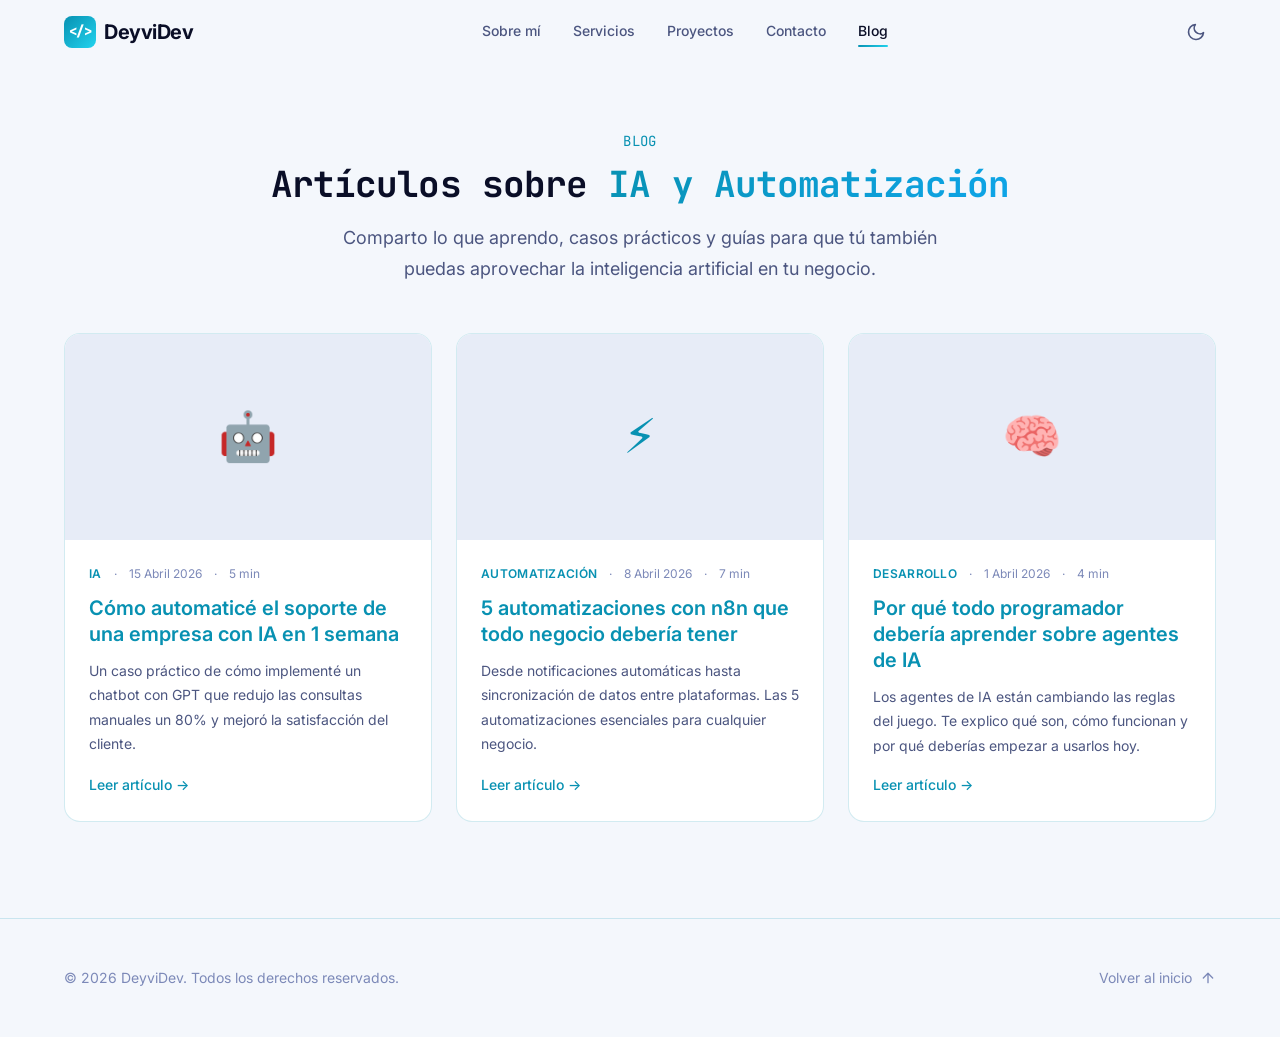
<file: blog/index.html>
<!DOCTYPE html>
<html lang="es" data-theme="dark">
<head>
  <meta charset="UTF-8">
  <meta name="viewport" content="width=device-width, initial-scale=1.0">
  <title>Blog — DeyviDev</title>
  <meta name="description" content="Artículos sobre IA, automatizaciones, desarrollo web y tecnología.">

  <link rel="icon" href="data:image/svg+xml,<svg xmlns='http://www.w3.org/2000/svg' viewBox='0 0 100 100'><text y='.9em' font-size='90'>⚡</text></svg>">

  <link rel="preconnect" href="https://fonts.googleapis.com">
  <link rel="preconnect" href="https://fonts.gstatic.com" crossorigin>
  <link href="https://fonts.googleapis.com/css2?family=Inter:wght@400;500;600;700;800&family=JetBrains+Mono:wght@400;500;600;700;800&display=swap" rel="stylesheet">

  <link rel="stylesheet" href="../css/variables.css">
  <link rel="stylesheet" href="../css/styles.css">
  <link rel="stylesheet" href="../css/animations.css">

  <style>
    .blog-hero {
      padding: calc(var(--nav-height) + var(--space-16)) 0 var(--space-12);
      text-align: center;
    }

    .blog-list {
      padding-bottom: var(--space-24);
    }

    .blog-list__grid {
      display: grid;
      grid-template-columns: repeat(auto-fill, minmax(340px, 1fr));
      gap: var(--space-6);
    }

    .blog-list__item {
      background: var(--bg-secondary);
      border: 1px solid var(--border-color);
      border-radius: var(--radius-xl);
      overflow: hidden;
      transition: all var(--duration-normal) var(--ease-out);
      display: flex;
      flex-direction: column;
    }

    .blog-list__item:hover {
      border-color: var(--border-color-hover);
      transform: translateY(-4px);
      box-shadow: var(--shadow-card);
      color: var(--text-primary);
    }

    .blog-list__image {
      width: 100%;
      aspect-ratio: 16/9;
      background: var(--bg-tertiary);
      display: flex;
      align-items: center;
      justify-content: center;
      font-size: 3rem;
    }

    .blog-list__body {
      padding: var(--space-6);
      flex: 1;
      display: flex;
      flex-direction: column;
    }

    .blog-list__meta {
      display: flex;
      gap: var(--space-3);
      font-size: var(--text-xs);
      color: var(--text-tertiary);
      margin-bottom: var(--space-3);
    }

    .blog-list__category {
      color: var(--accent);
      font-weight: 600;
      text-transform: uppercase;
      letter-spacing: var(--tracking-wide);
    }

    .blog-list__title {
      font-size: var(--text-xl);
      font-weight: 600;
      margin-bottom: var(--space-3);
      line-height: var(--leading-snug);
    }

    .blog-list__excerpt {
      color: var(--text-secondary);
      font-size: var(--text-sm);
      line-height: var(--leading-relaxed);
      flex: 1;
    }

    .blog-list__read {
      display: inline-flex;
      align-items: center;
      gap: var(--space-2);
      color: var(--accent);
      font-size: var(--text-sm);
      font-weight: 500;
      margin-top: var(--space-4);
    }

    @media (max-width: 768px) {
      .blog-list__grid {
        grid-template-columns: 1fr;
      }
    }
  </style>
</head>
<body>

  <!-- NAV -->
  <nav class="nav" id="nav">
    <div class="container nav__inner">
      <a href="../index.html" class="nav__logo">
        <span class="nav__logo-icon">&lt;/&gt;</span>
        <span>DeyviDev</span>
      </a>

      <div class="nav__links" id="navLinks">
        <a href="../index.html#about" class="nav__link">Sobre mí</a>
        <a href="../index.html#services" class="nav__link">Servicios</a>
        <a href="../index.html#projects" class="nav__link">Proyectos</a>
        <a href="../index.html#contact" class="nav__link">Contacto</a>
        <a href="index.html" class="nav__link active">Blog</a>
      </div>

      <div class="nav__actions">
        <button class="theme-toggle" id="themeToggle" aria-label="Cambiar tema">
          <svg class="icon-sun" xmlns="http://www.w3.org/2000/svg" width="20" height="20" viewBox="0 0 24 24" fill="none" stroke="currentColor" stroke-width="2" stroke-linecap="round" stroke-linejoin="round"><circle cx="12" cy="12" r="5"/><line x1="12" y1="1" x2="12" y2="3"/><line x1="12" y1="21" x2="12" y2="23"/><line x1="4.22" y1="4.22" x2="5.64" y2="5.64"/><line x1="18.36" y1="18.36" x2="19.78" y2="19.78"/><line x1="1" y1="12" x2="3" y2="12"/><line x1="21" y1="12" x2="23" y2="12"/><line x1="4.22" y1="19.78" x2="5.64" y2="18.36"/><line x1="18.36" y1="5.64" x2="19.78" y2="4.22"/></svg>
          <svg class="icon-moon" xmlns="http://www.w3.org/2000/svg" width="20" height="20" viewBox="0 0 24 24" fill="none" stroke="currentColor" stroke-width="2" stroke-linecap="round" stroke-linejoin="round"><path d="M21 12.79A9 9 0 1 1 11.21 3 7 7 0 0 0 21 12.79z"/></svg>
        </button>
        <button class="nav__hamburger" id="navHamburger" aria-label="Menú">
          <span></span><span></span><span></span>
        </button>
      </div>
    </div>
  </nav>

  <main>
    <section class="blog-hero">
      <div class="container">
        <span class="section__label">Blog</span>
        <h1 class="section__title">Artículos sobre <span class="gradient-text">IA y Automatización</span></h1>
        <p class="section__description">
          Comparto lo que aprendo, casos prácticos y guías para que tú también puedas
          aprovechar la inteligencia artificial en tu negocio.
        </p>
      </div>
    </section>

    <section class="blog-list">
      <div class="container">
        <div class="blog-list__grid">
          <!-- Article 1 -->
          <a href="articulo-ejemplo.html" class="blog-list__item reveal">
            <div class="blog-list__image">🤖</div>
            <div class="blog-list__body">
              <div class="blog-list__meta">
                <span class="blog-list__category">IA</span>
                <span>·</span>
                <span>15 Abril 2026</span>
                <span>·</span>
                <span>5 min</span>
              </div>
              <h2 class="blog-list__title">Cómo automaticé el soporte de una empresa con IA en 1 semana</h2>
              <p class="blog-list__excerpt">
                Un caso práctico de cómo implementé un chatbot con GPT que redujo las consultas
                manuales un 80% y mejoró la satisfacción del cliente.
              </p>
              <span class="blog-list__read">
                Leer artículo →
              </span>
            </div>
          </a>

          <a href="articulo-2.html" class="blog-list__item reveal">
            <div class="blog-list__image">⚡</div>
            <div class="blog-list__body">
              <div class="blog-list__meta">
                <span class="blog-list__category">Automatización</span>
                <span>·</span>
                <span>8 Abril 2026</span>
                <span>·</span>
                <span>7 min</span>
              </div>
              <h2 class="blog-list__title">5 automatizaciones con n8n que todo negocio debería tener</h2>
              <p class="blog-list__excerpt">
                Desde notificaciones automáticas hasta sincronización de datos entre plataformas.
                Las 5 automatizaciones esenciales para cualquier negocio.
              </p>
              <span class="blog-list__read">
                Leer artículo →
              </span>
            </div>
          </a>

          <a href="articulo-3.html" class="blog-list__item reveal">
            <div class="blog-list__image">🧠</div>
            <div class="blog-list__body">
              <div class="blog-list__meta">
                <span class="blog-list__category">Desarrollo</span>
                <span>·</span>
                <span>1 Abril 2026</span>
                <span>·</span>
                <span>4 min</span>
              </div>
              <h2 class="blog-list__title">Por qué todo programador debería aprender sobre agentes de IA</h2>
              <p class="blog-list__excerpt">
                Los agentes de IA están cambiando las reglas del juego. Te explico qué son,
                cómo funcionan y por qué deberías empezar a usarlos hoy.
              </p>
              <span class="blog-list__read">
                Leer artículo →
              </span>
            </div>
          </a>
        </div>
      </div>
    </section>
  </main>

  <footer class="footer">
    <div class="container footer__inner">
      <div class="footer__copyright">© 2026 DeyviDev. Todos los derechos reservados.</div>
      <a href="../index.html" class="footer__back-top">
        Volver al inicio
        <svg xmlns="http://www.w3.org/2000/svg" width="16" height="16" viewBox="0 0 24 24" fill="none" stroke="currentColor" stroke-width="2" stroke-linecap="round" stroke-linejoin="round"><line x1="12" y1="19" x2="12" y2="5"/><polyline points="5 12 12 5 19 12"/></svg>
      </a>
    </div>
  </footer>

  <script>
    // Minimal theme + nav logic for blog pages
    (function() {
      const themeToggle = document.getElementById('themeToggle');
      const html = document.documentElement;
      function getTheme() {
        const s = localStorage.getItem('theme');
        if (s) return s;
        return window.matchMedia('(prefers-color-scheme: light)').matches ? 'light' : 'dark';
      }
      function setTheme(t) { html.setAttribute('data-theme', t); localStorage.setItem('theme', t); }
      setTheme(getTheme());
      themeToggle.addEventListener('click', () => { setTheme(html.getAttribute('data-theme') === 'dark' ? 'light' : 'dark'); });

      const ham = document.getElementById('navHamburger');
      const links = document.getElementById('navLinks');
      ham.addEventListener('click', () => { ham.classList.toggle('active'); links.classList.toggle('open'); });

      window.addEventListener('scroll', () => {
        document.getElementById('nav').classList.toggle('scrolled', window.scrollY > 50);
      }, { passive: true });

      // Reveal on scroll
      const obs = new IntersectionObserver((entries) => {
        entries.forEach(e => { if (e.isIntersecting) { e.target.classList.add('visible'); obs.unobserve(e.target); } });
      }, { rootMargin: '0px 0px -80px 0px', threshold: 0.1 });
      document.querySelectorAll('.reveal').forEach(el => obs.observe(el));
    })();
  </script>
  <script src="../js/attribution.js"></script>
</body>
</html>
</file>
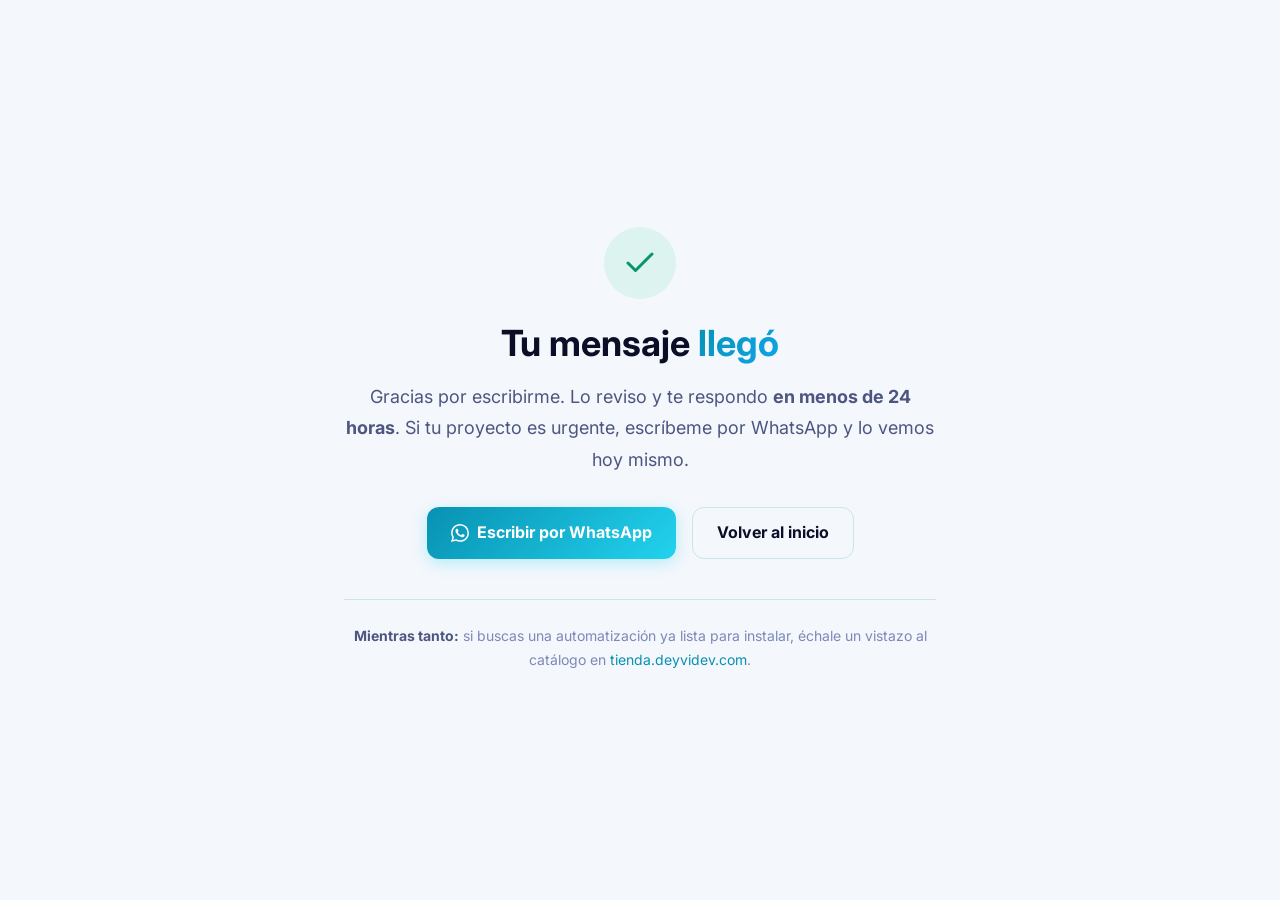
<file: gracias.html>
<!DOCTYPE html>
<html lang="es" data-theme="dark">
<head>
  <meta charset="UTF-8">
  <meta name="viewport" content="width=device-width, initial-scale=1.0">
  <title>Mensaje recibido — DeyviDev</title>
  <meta name="description" content="Tu mensaje llegó. Te respondo en menos de 24 horas.">

  <!-- Página de conversión: no debe indexarse ni aparecer en buscadores. -->
  <meta name="robots" content="noindex, nofollow">

  <!-- Favicon -->
  <link rel="icon" href="data:image/svg+xml,<svg xmlns='http://www.w3.org/2000/svg' viewBox='0 0 100 100'><text y='.9em' font-size='90'>⚡</text></svg>">

  <!-- Google Fonts -->
  <link rel="preconnect" href="https://fonts.googleapis.com">
  <link rel="preconnect" href="https://fonts.gstatic.com" crossorigin>
  <link href="https://fonts.googleapis.com/css2?family=Inter:wght@400;500;600;700;800&family=JetBrains+Mono:wght@400;500;600;700;800&display=swap" rel="stylesheet">

  <!-- Styles -->
  <link rel="stylesheet" href="css/variables.css">
  <link rel="stylesheet" href="css/styles.css">
  <link rel="stylesheet" href="css/animations.css">

  <!-- Respeta el tema elegido en el resto del sitio. Va antes del <body> para
       evitar el parpadeo de tema al cargar. Esta página no carga js/main.js. -->
  <script>
    (function () {
      var stored = localStorage.getItem('theme');
      var theme = stored || (window.matchMedia('(prefers-color-scheme: light)').matches ? 'light' : 'dark');
      document.documentElement.setAttribute('data-theme', theme);
    })();
  </script>

  <style>
    .gracias {
      min-height: 100vh;
      display: flex;
      align-items: center;
      justify-content: center;
      text-align: center;
      padding: var(--space-8) 0;
    }

    .gracias__inner {
      max-width: 640px;
    }

    .gracias__icon {
      width: 72px;
      height: 72px;
      border-radius: 50%;
      background: rgba(52, 211, 153, 0.12);
      color: var(--success);
      display: flex;
      align-items: center;
      justify-content: center;
      margin: 0 auto var(--space-6);
    }

    .gracias__title {
      font-size: var(--text-4xl);
      line-height: var(--leading-tight);
      margin-bottom: var(--space-4);
    }

    .gracias__text {
      color: var(--text-secondary);
      font-size: var(--text-lg);
      line-height: var(--leading-relaxed);
      margin-bottom: var(--space-8);
    }

    .gracias__actions {
      display: flex;
      gap: var(--space-4);
      justify-content: center;
      flex-wrap: wrap;
      margin-bottom: var(--space-10);
    }

    .gracias__next {
      border-top: 1px solid var(--border-color);
      padding-top: var(--space-6);
      color: var(--text-tertiary);
      font-size: var(--text-sm);
      line-height: var(--leading-relaxed);
    }

    .gracias__next strong {
      color: var(--text-secondary);
    }
  </style>
</head>
<body>

  <main class="gracias">
    <div class="container gracias__inner">

      <div class="gracias__icon">
        <svg xmlns="http://www.w3.org/2000/svg" width="36" height="36" viewBox="0 0 24 24" fill="none" stroke="currentColor" stroke-width="2" stroke-linecap="round" stroke-linejoin="round"><polyline points="20 6 9 17 4 12"/></svg>
      </div>

      <h1 class="gracias__title">Tu mensaje <span class="gradient-text">llegó</span></h1>

      <p class="gracias__text">
        Gracias por escribirme. Lo reviso y te respondo <strong>en menos de 24 horas</strong>.
        Si tu proyecto es urgente, escríbeme por WhatsApp y lo vemos hoy mismo.
      </p>

      <div class="gracias__actions">
        <a href="https://wa.me/18498853763?text=Hola%20Deyvi%2C%20acabo%20de%20enviarte%20el%20formulario%20de%20la%20web"
           class="btn btn--primary" target="_blank" rel="noopener noreferrer">
          <svg xmlns="http://www.w3.org/2000/svg" width="18" height="18" viewBox="0 0 24 24" fill="currentColor"><path d="M17.472 14.382c-.297-.149-1.758-.867-2.03-.967-.273-.099-.471-.148-.67.15-.197.297-.767.966-.94 1.164-.173.199-.347.223-.644.075-.297-.15-1.255-.463-2.39-1.475-.883-.788-1.48-1.761-1.653-2.059-.173-.297-.018-.458.13-.606.134-.133.298-.347.446-.52.149-.174.198-.298.298-.497.099-.198.05-.371-.025-.52-.075-.149-.669-1.612-.916-2.207-.242-.579-.487-.5-.669-.51-.173-.008-.371-.01-.57-.01-.198 0-.52.074-.792.372-.272.297-1.04 1.016-1.04 2.479 0 1.462 1.065 2.875 1.213 3.074.149.198 2.096 3.2 5.077 4.487.709.306 1.262.489 1.694.625.712.227 1.36.195 1.871.118.571-.085 1.758-.719 2.006-1.413.248-.694.248-1.289.173-1.413-.074-.124-.272-.198-.57-.347m-5.421 7.403h-.004a9.87 9.87 0 0 1-5.031-1.378l-.361-.214-3.741.982.998-3.648-.235-.374a9.86 9.86 0 0 1-1.51-5.26c.001-5.45 4.436-9.884 9.888-9.884 2.64 0 5.122 1.03 6.988 2.898a9.825 9.825 0 0 1 2.893 6.994c-.003 5.45-4.437 9.884-9.885 9.884m8.413-18.297A11.815 11.815 0 0 0 12.05 0C5.495 0 .16 5.335.157 11.892c0 2.096.547 4.142 1.588 5.945L.057 24l6.305-1.654a11.882 11.882 0 0 0 5.683 1.448h.005c6.554 0 11.89-5.335 11.893-11.893a11.821 11.821 0 0 0-3.48-8.413Z"/></svg>
          Escribir por WhatsApp
        </a>
        <a href="index.html" class="btn btn--secondary">Volver al inicio</a>
      </div>

      <p class="gracias__next">
        <strong>Mientras tanto:</strong> si buscas una automatización ya lista para instalar,
        échale un vistazo al catálogo en
        <a href="https://tienda.deyvidev.com" target="_blank" rel="noopener noreferrer">tienda.deyvidev.com</a>.
      </p>

    </div>
  </main>

  <script src="js/attribution.js"></script>
</body>
</html>
</file>
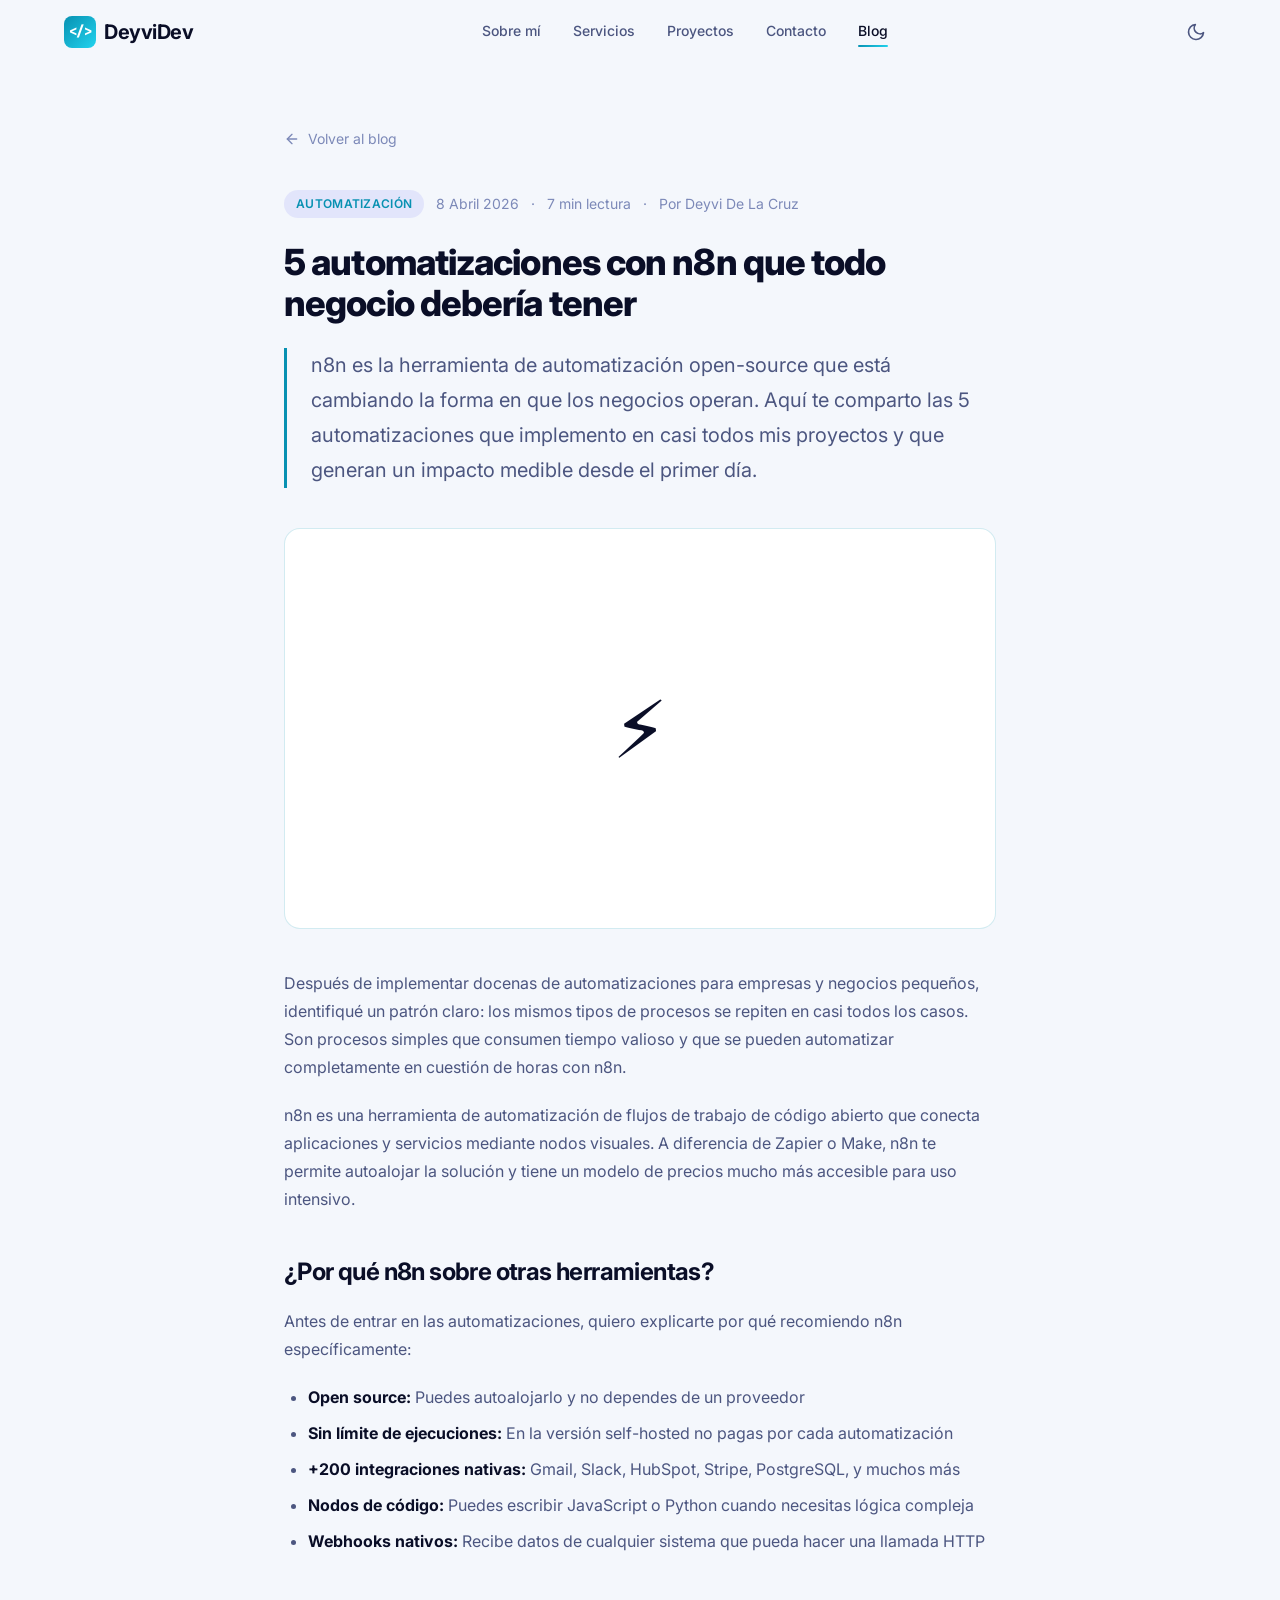
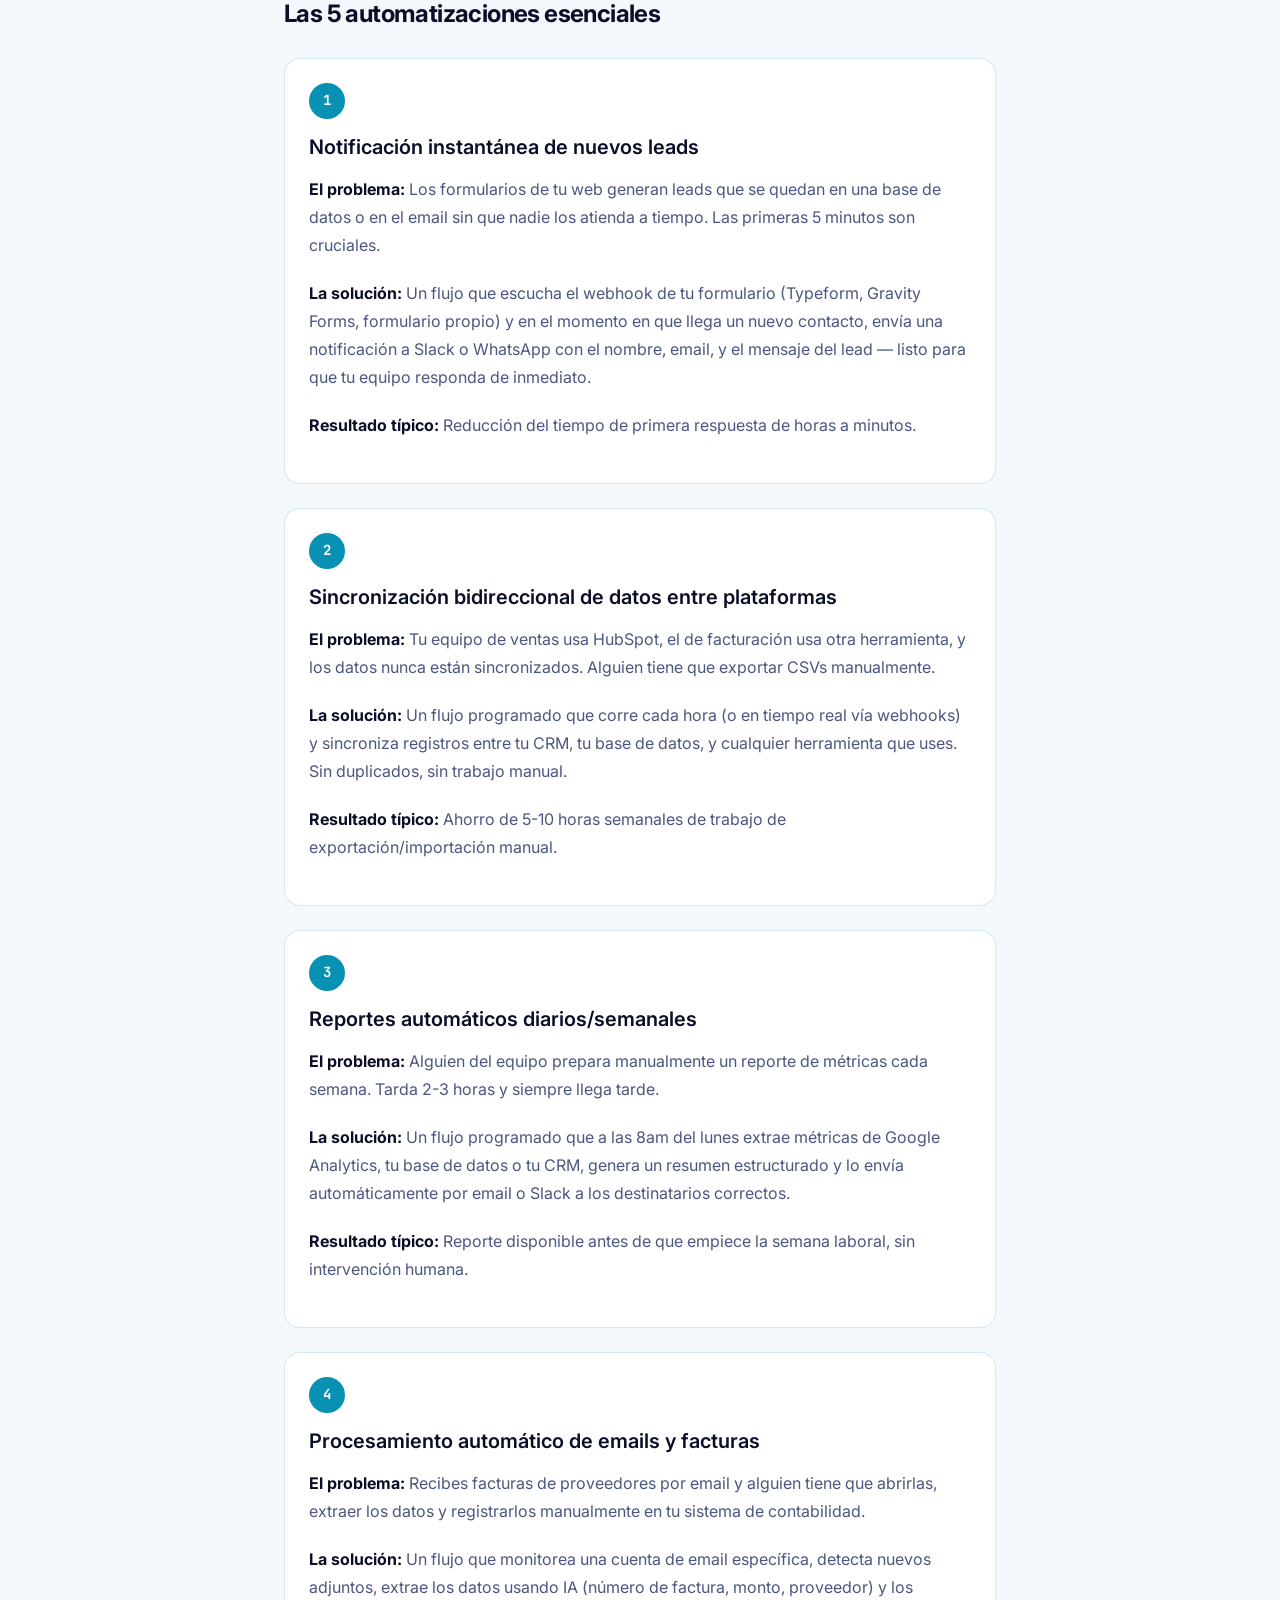
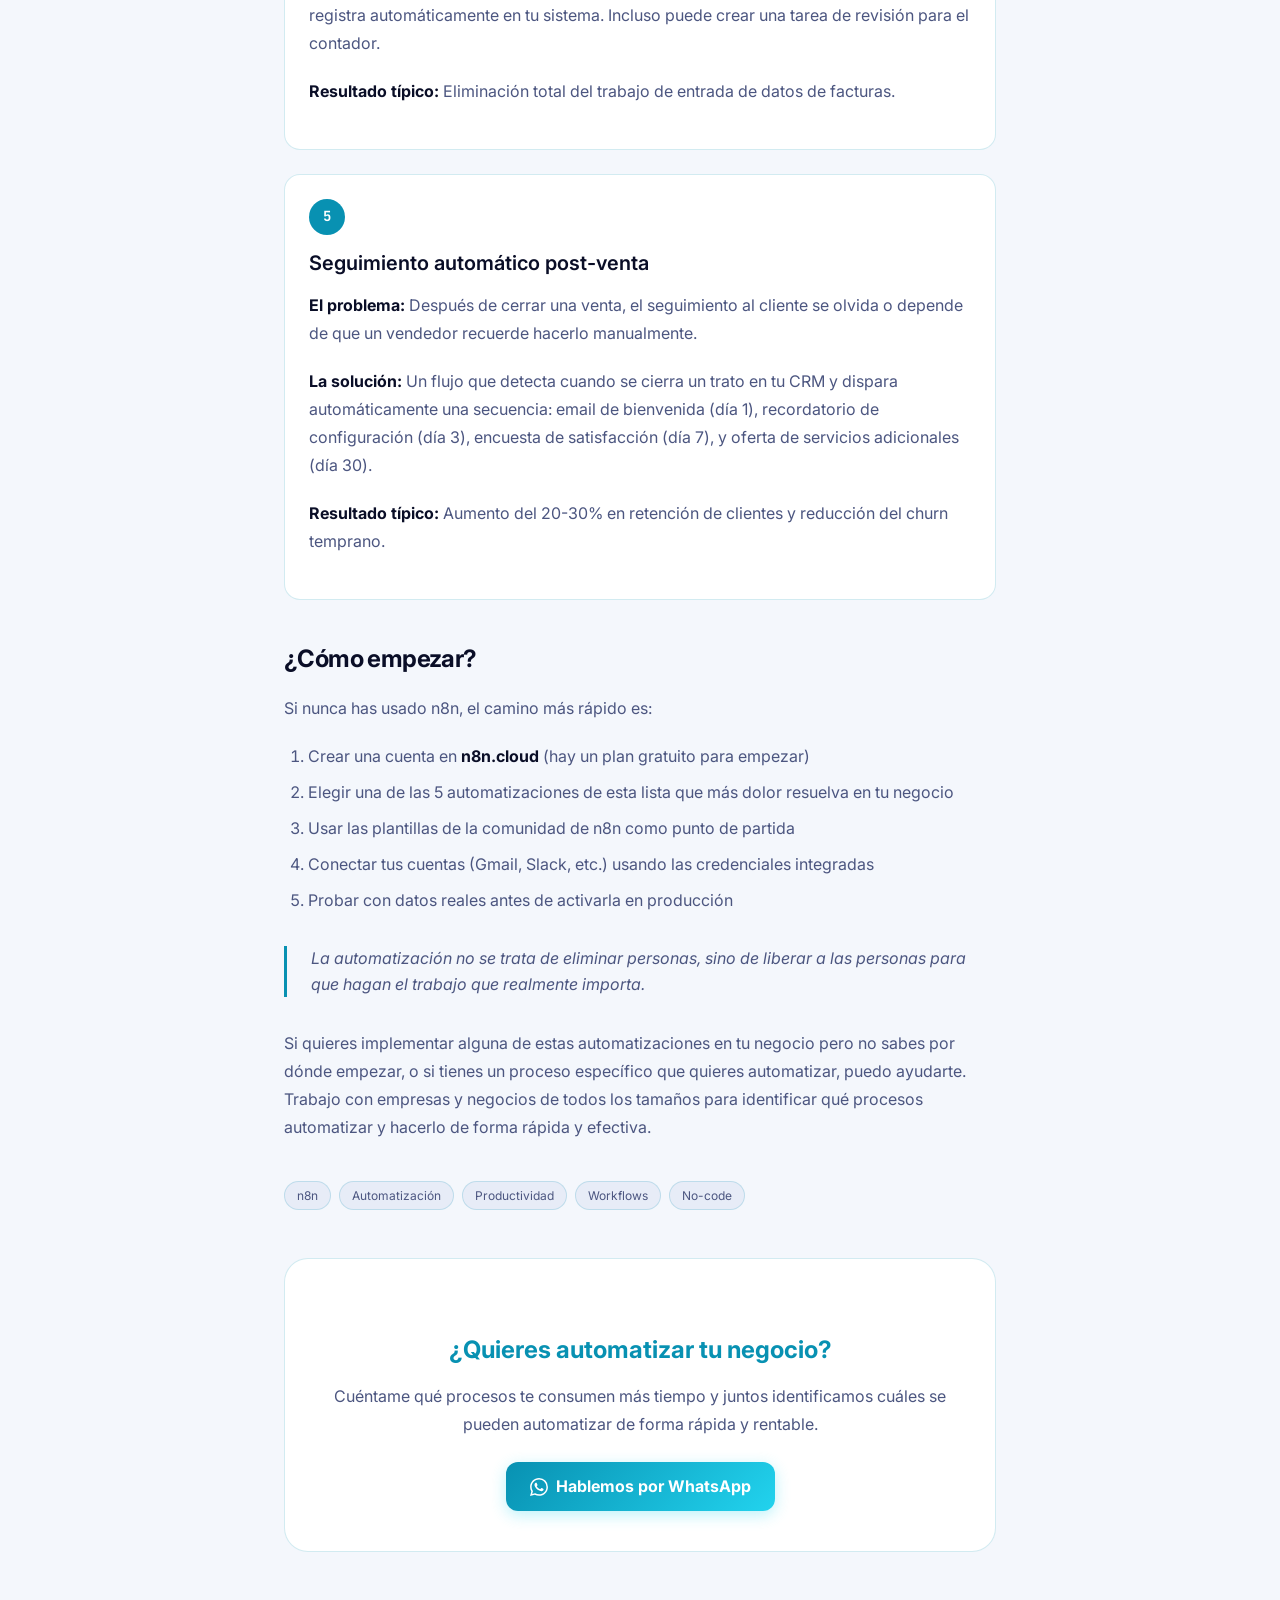
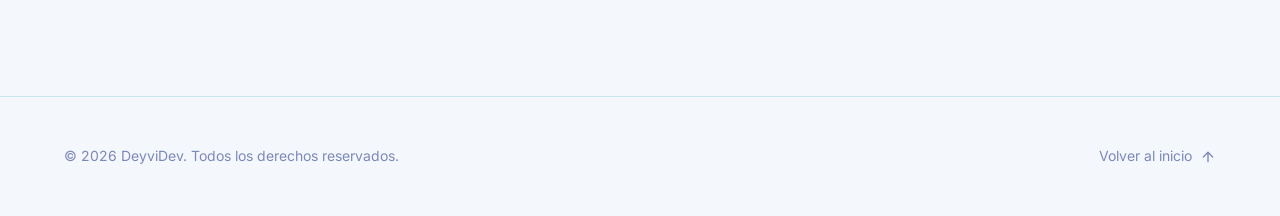
<file: blog/articulo-2.html>
<!DOCTYPE html>
<html lang="es" data-theme="dark">
<head>
  <meta charset="UTF-8">
  <meta name="viewport" content="width=device-width, initial-scale=1.0">
  <title>5 automatizaciones con n8n que todo negocio debería tener — DeyviDev</title>
  <meta name="description" content="Desde notificaciones automáticas hasta sincronización de datos entre plataformas. Las 5 automatizaciones esenciales con n8n para cualquier negocio.">
  <meta name="author" content="DeyviDev">

  <!-- Open Graph -->
  <meta property="og:type" content="article">
  <meta property="og:title" content="5 automatizaciones con n8n que todo negocio debería tener">
  <meta property="og:description" content="Desde notificaciones automáticas hasta sincronización de datos entre plataformas. Las 5 automatizaciones esenciales con n8n para cualquier negocio.">
  <meta property="og:url" content="https://deyvidev.com/blog/articulo-2.html">
  <meta property="og:image" content="https://deyvidev.com/assets/images/og-image.png">
  <link rel="canonical" href="https://deyvidev.com/blog/articulo-2.html">

  <!-- Structured Data -->
  <script type="application/ld+json">
  {
    "@context": "https://schema.org",
    "@type": "Article",
    "headline": "5 automatizaciones con n8n que todo negocio debería tener",
    "description": "Desde notificaciones automáticas hasta sincronización de datos entre plataformas. Las 5 automatizaciones esenciales con n8n para cualquier negocio.",
    "author": { "@type": "Person", "name": "Deyvi De La Cruz", "url": "https://deyvidev.com" },
    "publisher": { "@type": "Person", "name": "DeyviDev", "url": "https://deyvidev.com" },
    "datePublished": "2026-04-08",
    "url": "https://deyvidev.com/blog/articulo-2.html"
  }
  </script>

  <link rel="icon" href="data:image/svg+xml,<svg xmlns='http://www.w3.org/2000/svg' viewBox='0 0 100 100'><text y='.9em' font-size='90'>⚡</text></svg>">

  <link rel="preconnect" href="https://fonts.googleapis.com">
  <link rel="preconnect" href="https://fonts.gstatic.com" crossorigin>
  <link href="https://fonts.googleapis.com/css2?family=Inter:wght@400;500;600;700;800&family=JetBrains+Mono:wght@400;500;600;700;800&display=swap" rel="stylesheet">

  <link rel="stylesheet" href="../css/variables.css">
  <link rel="stylesheet" href="../css/styles.css">
  <link rel="stylesheet" href="../css/animations.css">

  <style>
    .article-hero {
      padding: calc(var(--nav-height) + var(--space-16)) 0 var(--space-12);
    }

    .article-container {
      max-width: 760px;
      margin: 0 auto;
      padding: 0 var(--space-6) var(--space-24);
    }

    .article-meta {
      display: flex;
      flex-wrap: wrap;
      gap: var(--space-3);
      align-items: center;
      font-size: var(--text-sm);
      color: var(--text-tertiary);
      margin-bottom: var(--space-6);
    }

    .article-meta__category {
      background: rgba(99, 102, 241, 0.12);
      color: var(--accent);
      padding: var(--space-1) var(--space-3);
      border-radius: var(--radius-full);
      font-weight: 600;
      font-size: var(--text-xs);
      text-transform: uppercase;
      letter-spacing: var(--tracking-wide);
    }

    .article-title {
      font-size: var(--text-4xl);
      font-weight: 800;
      line-height: var(--leading-tight);
      margin-bottom: var(--space-6);
      letter-spacing: var(--tracking-tight);
    }

    .article-lead {
      font-size: var(--text-xl);
      color: var(--text-secondary);
      line-height: var(--leading-relaxed);
      border-left: 3px solid var(--accent);
      padding-left: var(--space-6);
      margin-bottom: var(--space-10);
    }

    .article-cover {
      width: 100%;
      aspect-ratio: 16/9;
      background: var(--bg-secondary);
      border-radius: var(--radius-xl);
      display: flex;
      align-items: center;
      justify-content: center;
      font-size: 5rem;
      margin-bottom: var(--space-10);
      border: 1px solid var(--border-color);
    }

    .article-body h2 {
      font-size: var(--text-2xl);
      font-weight: 700;
      margin: var(--space-10) 0 var(--space-4);
      letter-spacing: var(--tracking-tight);
    }

    .article-body h3 {
      font-size: var(--text-xl);
      font-weight: 600;
      margin: var(--space-8) 0 var(--space-3);
      color: var(--accent);
    }

    .article-body p {
      color: var(--text-secondary);
      line-height: var(--leading-relaxed);
      margin-bottom: var(--space-5);
    }

    .article-body ul, .article-body ol {
      color: var(--text-secondary);
      line-height: var(--leading-relaxed);
      margin-bottom: var(--space-5);
      padding-left: var(--space-6);
    }

    .article-body ul { list-style: disc; }
    .article-body ol { list-style: decimal; }

    .article-body li {
      margin-bottom: var(--space-2);
    }

    .article-body strong {
      color: var(--text-primary);
    }

    .article-body code {
      font-family: var(--font-mono);
      font-size: 0.9em;
      background: var(--bg-tertiary);
      padding: 2px 6px;
      border-radius: var(--radius-sm);
      color: var(--accent-secondary);
    }

    .article-body blockquote {
      border-left: 3px solid var(--accent);
      padding-left: var(--space-6);
      margin: var(--space-8) 0;
      color: var(--text-secondary);
      font-style: italic;
    }

    .automation-card {
      background: var(--bg-secondary);
      border: 1px solid var(--border-color);
      border-radius: var(--radius-xl);
      padding: var(--space-6);
      margin: var(--space-6) 0;
    }

    .automation-card__number {
      display: inline-flex;
      align-items: center;
      justify-content: center;
      width: 36px;
      height: 36px;
      background: var(--accent);
      color: #fff;
      border-radius: var(--radius-full);
      font-family: var(--font-mono);
      font-weight: 700;
      font-size: var(--text-sm);
      margin-bottom: var(--space-3);
    }

    .automation-card h3 {
      margin-top: 0 !important;
      color: var(--text-primary) !important;
    }

    .article-tags {
      display: flex;
      flex-wrap: wrap;
      gap: var(--space-2);
      margin: var(--space-10) 0 var(--space-6);
    }

    .article-tag {
      background: var(--bg-tertiary);
      border: 1px solid var(--border-color);
      border-radius: var(--radius-full);
      padding: var(--space-1) var(--space-3);
      font-size: var(--text-xs);
      color: var(--text-secondary);
    }

    .article-cta {
      background: var(--bg-secondary);
      border: 1px solid var(--border-color);
      border-radius: var(--radius-2xl);
      padding: var(--space-10);
      text-align: center;
      margin-top: var(--space-12);
    }

    .article-cta h3 {
      font-size: var(--text-2xl);
      font-weight: 700;
      margin-bottom: var(--space-3);
    }

    .article-cta p {
      color: var(--text-secondary);
      margin-bottom: var(--space-6);
    }

    .back-link {
      display: inline-flex;
      align-items: center;
      gap: var(--space-2);
      color: var(--text-tertiary);
      font-size: var(--text-sm);
      margin-bottom: var(--space-10);
      transition: color var(--duration-fast) var(--ease-out);
    }

    .back-link:hover { color: var(--accent); }

    @media (max-width: 768px) {
      .article-title { font-size: var(--text-3xl); }
    }
  </style>
</head>
<body>

  <!-- NAV -->
  <nav class="nav" id="nav">
    <div class="container nav__inner">
      <a href="../index.html" class="nav__logo">
        <span class="nav__logo-icon">&lt;/&gt;</span>
        <span>DeyviDev</span>
      </a>
      <div class="nav__links" id="navLinks">
        <a href="../index.html#about" class="nav__link">Sobre mí</a>
        <a href="../index.html#services" class="nav__link">Servicios</a>
        <a href="../index.html#projects" class="nav__link">Proyectos</a>
        <a href="../index.html#contact" class="nav__link">Contacto</a>
        <a href="index.html" class="nav__link active">Blog</a>
      </div>
      <div class="nav__actions">
        <button class="theme-toggle" id="themeToggle" aria-label="Cambiar tema">
          <svg class="icon-sun" xmlns="http://www.w3.org/2000/svg" width="20" height="20" viewBox="0 0 24 24" fill="none" stroke="currentColor" stroke-width="2" stroke-linecap="round" stroke-linejoin="round"><circle cx="12" cy="12" r="5"/><line x1="12" y1="1" x2="12" y2="3"/><line x1="12" y1="21" x2="12" y2="23"/><line x1="4.22" y1="4.22" x2="5.64" y2="5.64"/><line x1="18.36" y1="18.36" x2="19.78" y2="19.78"/><line x1="1" y1="12" x2="3" y2="12"/><line x1="21" y1="12" x2="23" y2="12"/><line x1="4.22" y1="19.78" x2="5.64" y2="18.36"/><line x1="18.36" y1="5.64" x2="19.78" y2="4.22"/></svg>
          <svg class="icon-moon" xmlns="http://www.w3.org/2000/svg" width="20" height="20" viewBox="0 0 24 24" fill="none" stroke="currentColor" stroke-width="2" stroke-linecap="round" stroke-linejoin="round"><path d="M21 12.79A9 9 0 1 1 11.21 3 7 7 0 0 0 21 12.79z"/></svg>
        </button>
        <button class="nav__hamburger" id="navHamburger" aria-label="Menú">
          <span></span><span></span><span></span>
        </button>
      </div>
    </div>
  </nav>

  <main>
    <div class="article-hero">
      <div class="article-container">

        <a href="index.html" class="back-link">
          <svg xmlns="http://www.w3.org/2000/svg" width="16" height="16" viewBox="0 0 24 24" fill="none" stroke="currentColor" stroke-width="2" stroke-linecap="round" stroke-linejoin="round"><line x1="19" y1="12" x2="5" y2="12"/><polyline points="12 19 5 12 12 5"/></svg>
          Volver al blog
        </a>

        <div class="article-meta">
          <span class="article-meta__category">Automatización</span>
          <span>8 Abril 2026</span>
          <span>·</span>
          <span>7 min lectura</span>
          <span>·</span>
          <span>Por Deyvi De La Cruz</span>
        </div>

        <h1 class="article-title">5 automatizaciones con n8n que todo negocio debería tener</h1>

        <p class="article-lead">
          n8n es la herramienta de automatización open-source que está cambiando la forma en que los negocios operan.
          Aquí te comparto las 5 automatizaciones que implemento en casi todos mis proyectos y que generan
          un impacto medible desde el primer día.
        </p>

        <div class="article-cover" role="img" aria-label="Automatizaciones con n8n">⚡</div>

        <div class="article-body">

          <p>
            Después de implementar docenas de automatizaciones para empresas y negocios pequeños, identifiqué un patrón claro:
            los mismos tipos de procesos se repiten en casi todos los casos. Son procesos simples que consumen tiempo valioso
            y que se pueden automatizar completamente en cuestión de horas con n8n.
          </p>

          <p>
            n8n es una herramienta de automatización de flujos de trabajo de código abierto que conecta aplicaciones
            y servicios mediante nodos visuales. A diferencia de Zapier o Make, n8n te permite autoalojar la solución
            y tiene un modelo de precios mucho más accesible para uso intensivo.
          </p>

          <h2>¿Por qué n8n sobre otras herramientas?</h2>

          <p>
            Antes de entrar en las automatizaciones, quiero explicarte por qué recomiendo n8n específicamente:
          </p>

          <ul>
            <li><strong>Open source:</strong> Puedes autoalojarlo y no dependes de un proveedor</li>
            <li><strong>Sin límite de ejecuciones:</strong> En la versión self-hosted no pagas por cada automatización</li>
            <li><strong>+200 integraciones nativas:</strong> Gmail, Slack, HubSpot, Stripe, PostgreSQL, y muchos más</li>
            <li><strong>Nodos de código:</strong> Puedes escribir JavaScript o Python cuando necesitas lógica compleja</li>
            <li><strong>Webhooks nativos:</strong> Recibe datos de cualquier sistema que pueda hacer una llamada HTTP</li>
          </ul>

          <h2>Las 5 automatizaciones esenciales</h2>

          <div class="automation-card">
            <div class="automation-card__number">1</div>
            <h3>Notificación instantánea de nuevos leads</h3>
            <p>
              <strong>El problema:</strong> Los formularios de tu web generan leads que se quedan en una base de datos
              o en el email sin que nadie los atienda a tiempo. Las primeras 5 minutos son cruciales.
            </p>
            <p>
              <strong>La solución:</strong> Un flujo que escucha el webhook de tu formulario (Typeform, Gravity Forms,
              formulario propio) y en el momento en que llega un nuevo contacto, envía una notificación a Slack o
              WhatsApp con el nombre, email, y el mensaje del lead — listo para que tu equipo responda de inmediato.
            </p>
            <p>
              <strong>Resultado típico:</strong> Reducción del tiempo de primera respuesta de horas a minutos.
            </p>
          </div>

          <div class="automation-card">
            <div class="automation-card__number">2</div>
            <h3>Sincronización bidireccional de datos entre plataformas</h3>
            <p>
              <strong>El problema:</strong> Tu equipo de ventas usa HubSpot, el de facturación usa otra herramienta,
              y los datos nunca están sincronizados. Alguien tiene que exportar CSVs manualmente.
            </p>
            <p>
              <strong>La solución:</strong> Un flujo programado que corre cada hora (o en tiempo real vía webhooks)
              y sincroniza registros entre tu CRM, tu base de datos, y cualquier herramienta que uses. Sin duplicados,
              sin trabajo manual.
            </p>
            <p>
              <strong>Resultado típico:</strong> Ahorro de 5-10 horas semanales de trabajo de exportación/importación manual.
            </p>
          </div>

          <div class="automation-card">
            <div class="automation-card__number">3</div>
            <h3>Reportes automáticos diarios/semanales</h3>
            <p>
              <strong>El problema:</strong> Alguien del equipo prepara manualmente un reporte de métricas cada semana.
              Tarda 2-3 horas y siempre llega tarde.
            </p>
            <p>
              <strong>La solución:</strong> Un flujo programado que a las 8am del lunes extrae métricas de Google Analytics,
              tu base de datos o tu CRM, genera un resumen estructurado y lo envía automáticamente por email o Slack
              a los destinatarios correctos.
            </p>
            <p>
              <strong>Resultado típico:</strong> Reporte disponible antes de que empiece la semana laboral, sin intervención humana.
            </p>
          </div>

          <div class="automation-card">
            <div class="automation-card__number">4</div>
            <h3>Procesamiento automático de emails y facturas</h3>
            <p>
              <strong>El problema:</strong> Recibes facturas de proveedores por email y alguien tiene que abrirlas,
              extraer los datos y registrarlos manualmente en tu sistema de contabilidad.
            </p>
            <p>
              <strong>La solución:</strong> Un flujo que monitorea una cuenta de email específica, detecta nuevos adjuntos,
              extrae los datos usando IA (número de factura, monto, proveedor) y los registra automáticamente en tu sistema.
              Incluso puede crear una tarea de revisión para el contador.
            </p>
            <p>
              <strong>Resultado típico:</strong> Eliminación total del trabajo de entrada de datos de facturas.
            </p>
          </div>

          <div class="automation-card">
            <div class="automation-card__number">5</div>
            <h3>Seguimiento automático post-venta</h3>
            <p>
              <strong>El problema:</strong> Después de cerrar una venta, el seguimiento al cliente se olvida o
              depende de que un vendedor recuerde hacerlo manualmente.
            </p>
            <p>
              <strong>La solución:</strong> Un flujo que detecta cuando se cierra un trato en tu CRM y dispara
              automáticamente una secuencia: email de bienvenida (día 1), recordatorio de configuración (día 3),
              encuesta de satisfacción (día 7), y oferta de servicios adicionales (día 30).
            </p>
            <p>
              <strong>Resultado típico:</strong> Aumento del 20-30% en retención de clientes y reducción del churn temprano.
            </p>
          </div>

          <h2>¿Cómo empezar?</h2>

          <p>
            Si nunca has usado n8n, el camino más rápido es:
          </p>

          <ol>
            <li>Crear una cuenta en <strong>n8n.cloud</strong> (hay un plan gratuito para empezar)</li>
            <li>Elegir una de las 5 automatizaciones de esta lista que más dolor resuelva en tu negocio</li>
            <li>Usar las plantillas de la comunidad de n8n como punto de partida</li>
            <li>Conectar tus cuentas (Gmail, Slack, etc.) usando las credenciales integradas</li>
            <li>Probar con datos reales antes de activarla en producción</li>
          </ol>

          <blockquote>
            La automatización no se trata de eliminar personas, sino de liberar a las personas para que hagan
            el trabajo que realmente importa.
          </blockquote>

          <p>
            Si quieres implementar alguna de estas automatizaciones en tu negocio pero no sabes por dónde empezar,
            o si tienes un proceso específico que quieres automatizar, puedo ayudarte. Trabajo con empresas y
            negocios de todos los tamaños para identificar qué procesos automatizar y hacerlo de forma rápida y efectiva.
          </p>

          <div class="article-tags">
            <span class="article-tag">n8n</span>
            <span class="article-tag">Automatización</span>
            <span class="article-tag">Productividad</span>
            <span class="article-tag">Workflows</span>
            <span class="article-tag">No-code</span>
          </div>

          <div class="article-cta">
            <h3>¿Quieres automatizar tu negocio?</h3>
            <p>
              Cuéntame qué procesos te consumen más tiempo y juntos identificamos cuáles se pueden
              automatizar de forma rápida y rentable.
            </p>
            <a href="https://wa.me/18498853763?text=Hola%20Deyvi%2C%20le%C3%AD%20tu%20art%C3%ADculo%20sobre%20n8n%20y%20me%20gustar%C3%ADa%20automatizar%20mi%20negocio"
               class="btn btn--primary"
               target="_blank"
               rel="noopener noreferrer">
              <svg xmlns="http://www.w3.org/2000/svg" width="18" height="18" viewBox="0 0 24 24" fill="currentColor"><path d="M17.472 14.382c-.297-.149-1.758-.867-2.03-.967-.273-.099-.471-.148-.67.15-.197.297-.767.966-.94 1.164-.173.199-.347.223-.644.075-.297-.15-1.255-.463-2.39-1.475-.883-.788-1.48-1.761-1.653-2.059-.173-.297-.018-.458.13-.606.134-.133.298-.347.446-.52.149-.174.198-.298.298-.497.099-.198.05-.371-.025-.52-.075-.149-.669-1.612-.916-2.207-.242-.579-.487-.5-.669-.51-.173-.008-.371-.01-.57-.01-.198 0-.52.074-.792.372-.272.297-1.04 1.016-1.04 2.479 0 1.462 1.065 2.875 1.213 3.074.149.198 2.096 3.2 5.077 4.487.709.306 1.262.489 1.694.625.712.227 1.36.195 1.871.118.571-.085 1.758-.719 2.006-1.413.248-.694.248-1.289.173-1.413-.074-.124-.272-.198-.57-.347m-5.421 7.403h-.004a9.87 9.87 0 0 1-5.031-1.378l-.361-.214-3.741.982.998-3.648-.235-.374a9.86 9.86 0 0 1-1.51-5.26c.001-5.45 4.436-9.884 9.888-9.884 2.64 0 5.122 1.03 6.988 2.898a9.825 9.825 0 0 1 2.893 6.994c-.003 5.45-4.437 9.884-9.885 9.884m8.413-18.297A11.815 11.815 0 0 0 12.05 0C5.495 0 .16 5.335.157 11.892c0 2.096.547 4.142 1.588 5.945L.057 24l6.305-1.654a11.882 11.882 0 0 0 5.683 1.448h.005c6.554 0 11.89-5.335 11.893-11.893a11.821 11.821 0 0 0-3.48-8.413Z"/></svg>
              Hablemos por WhatsApp
            </a>
          </div>

        </div>
      </div>
    </div>
  </main>

  <footer class="footer">
    <div class="container footer__inner">
      <div class="footer__copyright">© 2026 DeyviDev. Todos los derechos reservados.</div>
      <a href="../index.html" class="footer__back-top">
        Volver al inicio
        <svg xmlns="http://www.w3.org/2000/svg" width="16" height="16" viewBox="0 0 24 24" fill="none" stroke="currentColor" stroke-width="2" stroke-linecap="round" stroke-linejoin="round"><line x1="12" y1="19" x2="12" y2="5"/><polyline points="5 12 12 5 19 12"/></svg>
      </a>
    </div>
  </footer>

  <script>
    (function() {
      const themeToggle = document.getElementById('themeToggle');
      const html = document.documentElement;
      function getTheme() {
        const s = localStorage.getItem('theme');
        if (s) return s;
        return window.matchMedia('(prefers-color-scheme: light)').matches ? 'light' : 'dark';
      }
      function setTheme(t) { html.setAttribute('data-theme', t); localStorage.setItem('theme', t); }
      setTheme(getTheme());
      themeToggle.addEventListener('click', () => {
        setTheme(html.getAttribute('data-theme') === 'dark' ? 'light' : 'dark');
      });

      const nav = document.getElementById('nav');
      const navLinks = document.getElementById('navLinks');
      const hamburger = document.getElementById('navHamburger');
      window.addEventListener('scroll', () => {
        nav.classList.toggle('scrolled', window.scrollY > 50);
      }, { passive: true });
      hamburger.addEventListener('click', () => {
        hamburger.classList.toggle('active');
        navLinks.classList.toggle('open');
        document.body.style.overflow = navLinks.classList.contains('open') ? 'hidden' : '';
      });
      navLinks.querySelectorAll('.nav__link').forEach(l => {
        l.addEventListener('click', () => {
          hamburger.classList.remove('active');
          navLinks.classList.remove('open');
          document.body.style.overflow = '';
        });
      });
    })();
  </script>
  <script src="../js/attribution.js"></script>
</body>
</html>
</file>
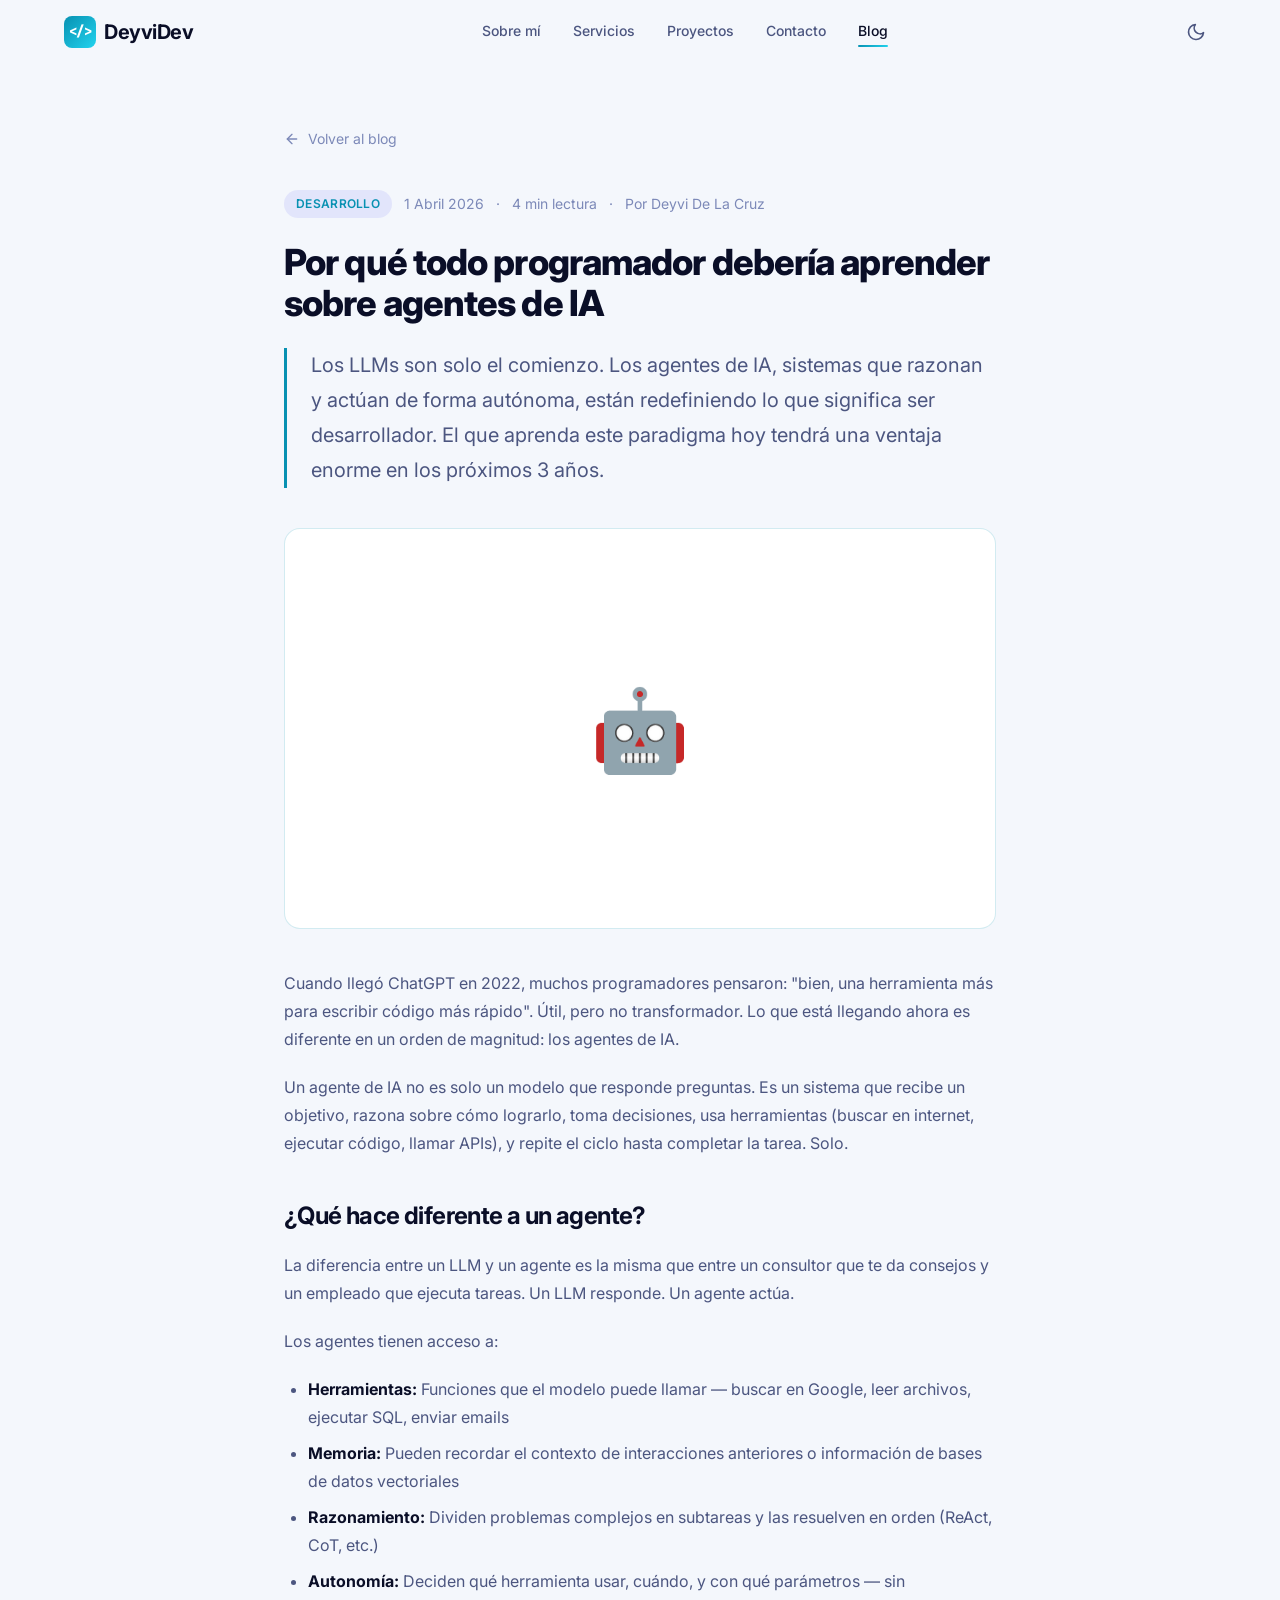
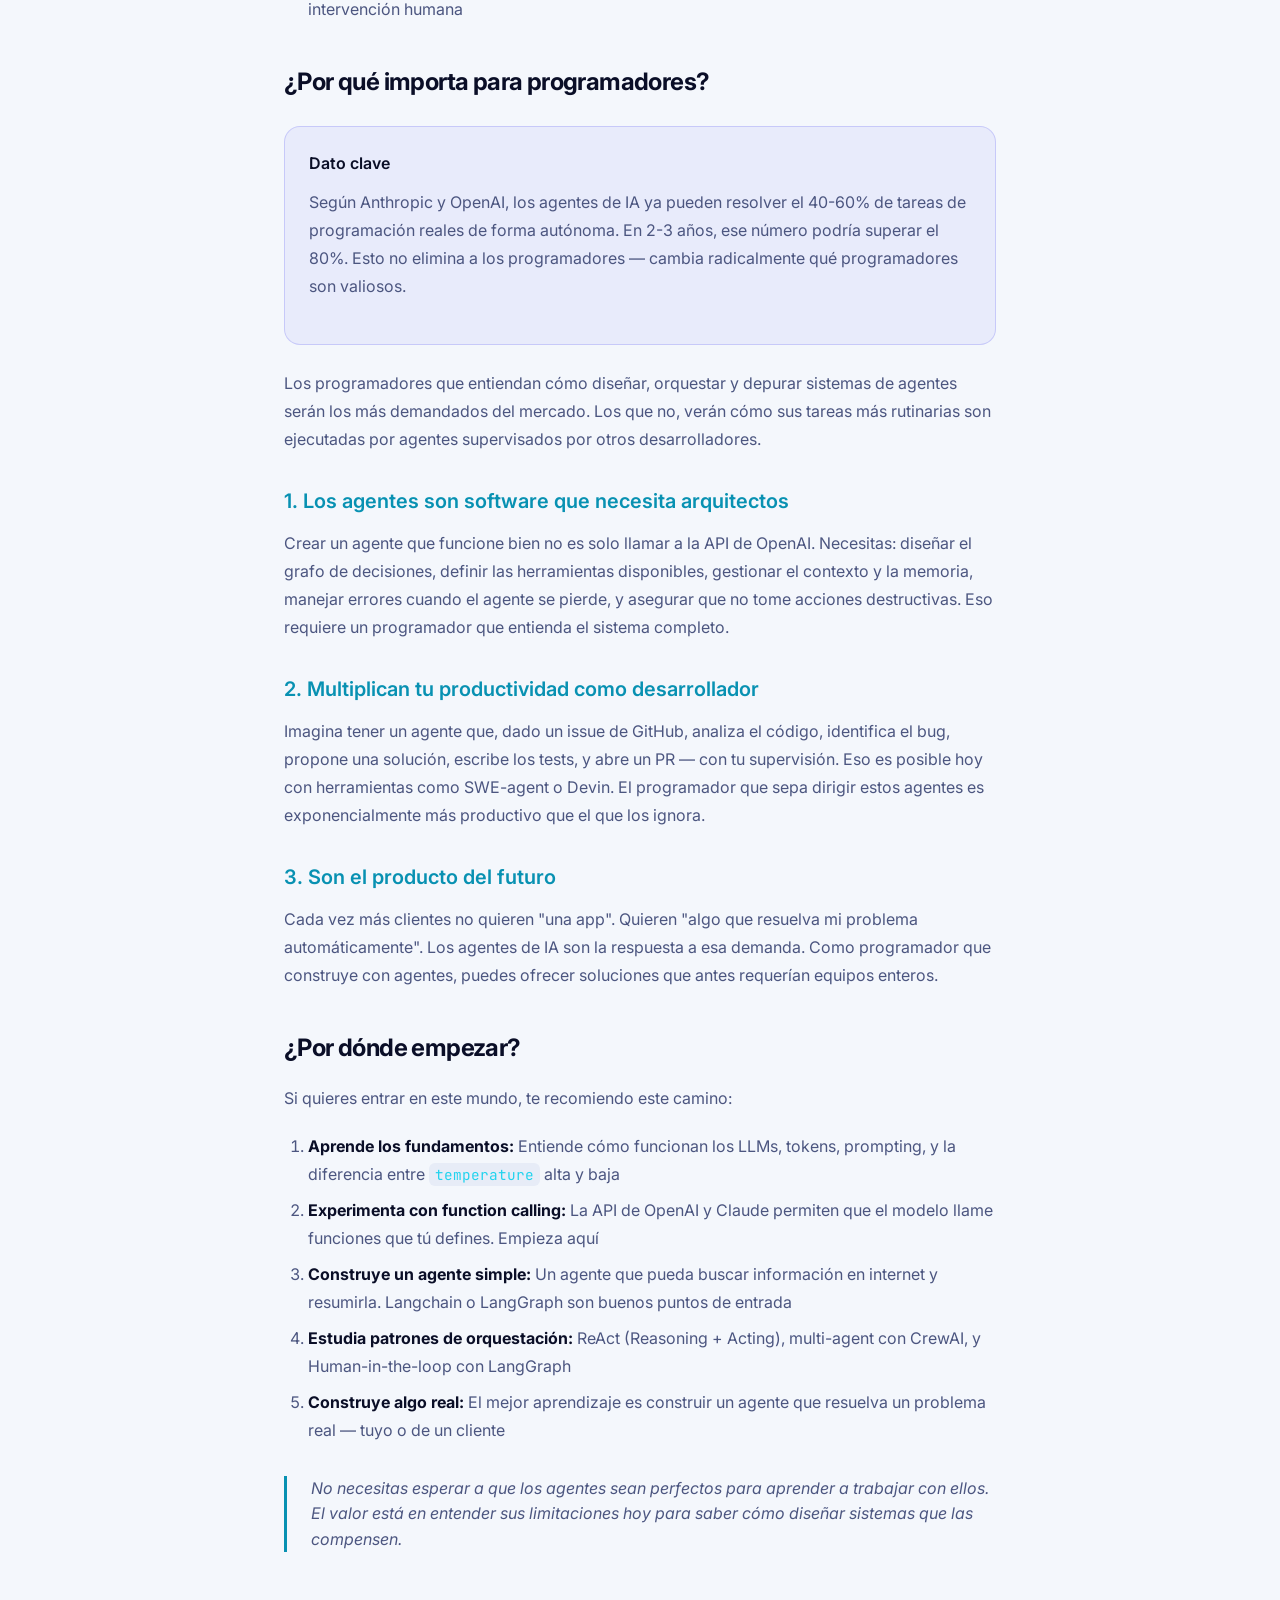
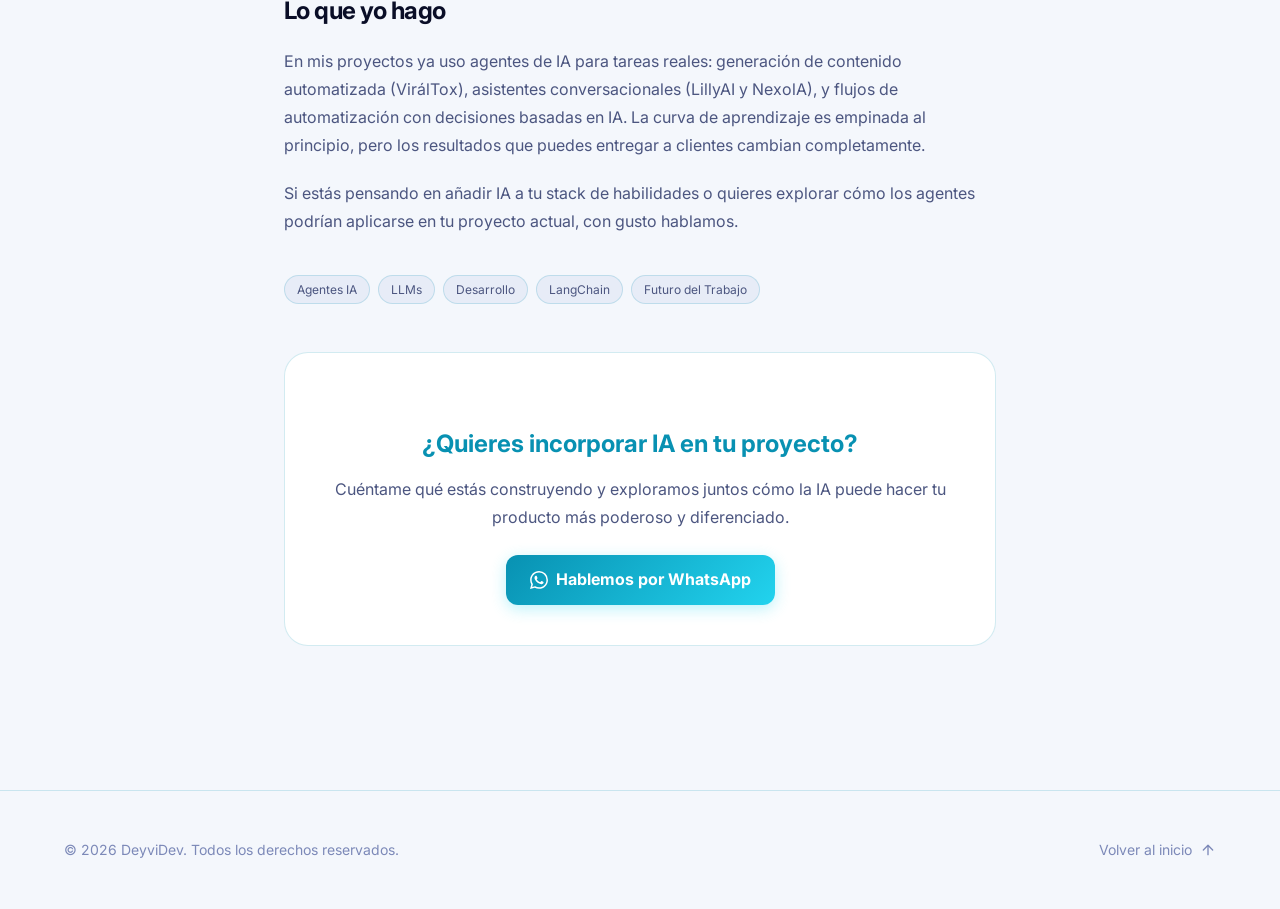
<file: blog/articulo-3.html>
<!DOCTYPE html>
<html lang="es" data-theme="dark">
<head>
  <meta charset="UTF-8">
  <meta name="viewport" content="width=device-width, initial-scale=1.0">
  <title>Por qué todo programador debería aprender sobre agentes de IA — DeyviDev</title>
  <meta name="description" content="Los agentes de IA son la siguiente revolución en el desarrollo de software. Descubre por qué aprender sobre ellos hoy te dará una ventaja competitiva enorme mañana.">
  <meta name="author" content="DeyviDev">

  <!-- Open Graph -->
  <meta property="og:type" content="article">
  <meta property="og:title" content="Por qué todo programador debería aprender sobre agentes de IA">
  <meta property="og:description" content="Los agentes de IA son la siguiente revolución en el desarrollo de software. Descubre por qué aprender sobre ellos hoy te dará una ventaja competitiva enorme mañana.">
  <meta property="og:url" content="https://deyvidev.com/blog/articulo-3.html">
  <meta property="og:image" content="https://deyvidev.com/assets/images/og-image.png">
  <link rel="canonical" href="https://deyvidev.com/blog/articulo-3.html">

  <!-- Structured Data -->
  <script type="application/ld+json">
  {
    "@context": "https://schema.org",
    "@type": "Article",
    "headline": "Por qué todo programador debería aprender sobre agentes de IA",
    "description": "Los agentes de IA son la siguiente revolución en el desarrollo de software. Descubre por qué aprender sobre ellos hoy te dará una ventaja competitiva enorme mañana.",
    "author": { "@type": "Person", "name": "Deyvi De La Cruz", "url": "https://deyvidev.com" },
    "publisher": { "@type": "Person", "name": "DeyviDev", "url": "https://deyvidev.com" },
    "datePublished": "2026-04-01",
    "url": "https://deyvidev.com/blog/articulo-3.html"
  }
  </script>

  <link rel="icon" href="data:image/svg+xml,<svg xmlns='http://www.w3.org/2000/svg' viewBox='0 0 100 100'><text y='.9em' font-size='90'>⚡</text></svg>">

  <link rel="preconnect" href="https://fonts.googleapis.com">
  <link rel="preconnect" href="https://fonts.gstatic.com" crossorigin>
  <link href="https://fonts.googleapis.com/css2?family=Inter:wght@400;500;600;700;800&family=JetBrains+Mono:wght@400;500;600;700;800&display=swap" rel="stylesheet">

  <link rel="stylesheet" href="../css/variables.css">
  <link rel="stylesheet" href="../css/styles.css">
  <link rel="stylesheet" href="../css/animations.css">

  <style>
    .article-hero {
      padding: calc(var(--nav-height) + var(--space-16)) 0 var(--space-12);
    }

    .article-container {
      max-width: 760px;
      margin: 0 auto;
      padding: 0 var(--space-6) var(--space-24);
    }

    .article-meta {
      display: flex;
      flex-wrap: wrap;
      gap: var(--space-3);
      align-items: center;
      font-size: var(--text-sm);
      color: var(--text-tertiary);
      margin-bottom: var(--space-6);
    }

    .article-meta__category {
      background: rgba(99, 102, 241, 0.12);
      color: var(--accent);
      padding: var(--space-1) var(--space-3);
      border-radius: var(--radius-full);
      font-weight: 600;
      font-size: var(--text-xs);
      text-transform: uppercase;
      letter-spacing: var(--tracking-wide);
    }

    .article-title {
      font-size: var(--text-4xl);
      font-weight: 800;
      line-height: var(--leading-tight);
      margin-bottom: var(--space-6);
      letter-spacing: var(--tracking-tight);
    }

    .article-lead {
      font-size: var(--text-xl);
      color: var(--text-secondary);
      line-height: var(--leading-relaxed);
      border-left: 3px solid var(--accent);
      padding-left: var(--space-6);
      margin-bottom: var(--space-10);
    }

    .article-cover {
      width: 100%;
      aspect-ratio: 16/9;
      background: var(--bg-secondary);
      border-radius: var(--radius-xl);
      display: flex;
      align-items: center;
      justify-content: center;
      font-size: 5rem;
      margin-bottom: var(--space-10);
      border: 1px solid var(--border-color);
    }

    .article-body h2 {
      font-size: var(--text-2xl);
      font-weight: 700;
      margin: var(--space-10) 0 var(--space-4);
      letter-spacing: var(--tracking-tight);
    }

    .article-body h3 {
      font-size: var(--text-xl);
      font-weight: 600;
      margin: var(--space-8) 0 var(--space-3);
      color: var(--accent);
    }

    .article-body p {
      color: var(--text-secondary);
      line-height: var(--leading-relaxed);
      margin-bottom: var(--space-5);
    }

    .article-body ul, .article-body ol {
      color: var(--text-secondary);
      line-height: var(--leading-relaxed);
      margin-bottom: var(--space-5);
      padding-left: var(--space-6);
    }

    .article-body ul { list-style: disc; }
    .article-body ol { list-style: decimal; }

    .article-body li {
      margin-bottom: var(--space-2);
    }

    .article-body strong {
      color: var(--text-primary);
    }

    .article-body code {
      font-family: var(--font-mono);
      font-size: 0.9em;
      background: var(--bg-tertiary);
      padding: 2px 6px;
      border-radius: var(--radius-sm);
      color: var(--accent-secondary);
    }

    .article-body blockquote {
      border-left: 3px solid var(--accent);
      padding-left: var(--space-6);
      margin: var(--space-8) 0;
      color: var(--text-secondary);
      font-style: italic;
    }

    .insight-box {
      background: rgba(99, 102, 241, 0.08);
      border: 1px solid rgba(99, 102, 241, 0.25);
      border-radius: var(--radius-xl);
      padding: var(--space-6);
      margin: var(--space-6) 0;
    }

    .insight-box h3 {
      margin-top: 0 !important;
      color: var(--text-primary) !important;
      font-size: var(--text-base) !important;
    }

    .article-tags {
      display: flex;
      flex-wrap: wrap;
      gap: var(--space-2);
      margin: var(--space-10) 0 var(--space-6);
    }

    .article-tag {
      background: var(--bg-tertiary);
      border: 1px solid var(--border-color);
      border-radius: var(--radius-full);
      padding: var(--space-1) var(--space-3);
      font-size: var(--text-xs);
      color: var(--text-secondary);
    }

    .article-cta {
      background: var(--bg-secondary);
      border: 1px solid var(--border-color);
      border-radius: var(--radius-2xl);
      padding: var(--space-10);
      text-align: center;
      margin-top: var(--space-12);
    }

    .article-cta h3 {
      font-size: var(--text-2xl);
      font-weight: 700;
      margin-bottom: var(--space-3);
    }

    .article-cta p {
      color: var(--text-secondary);
      margin-bottom: var(--space-6);
    }

    .back-link {
      display: inline-flex;
      align-items: center;
      gap: var(--space-2);
      color: var(--text-tertiary);
      font-size: var(--text-sm);
      margin-bottom: var(--space-10);
      transition: color var(--duration-fast) var(--ease-out);
    }

    .back-link:hover { color: var(--accent); }

    @media (max-width: 768px) {
      .article-title { font-size: var(--text-3xl); }
    }
  </style>
</head>
<body>

  <!-- NAV -->
  <nav class="nav" id="nav">
    <div class="container nav__inner">
      <a href="../index.html" class="nav__logo">
        <span class="nav__logo-icon">&lt;/&gt;</span>
        <span>DeyviDev</span>
      </a>
      <div class="nav__links" id="navLinks">
        <a href="../index.html#about" class="nav__link">Sobre mí</a>
        <a href="../index.html#services" class="nav__link">Servicios</a>
        <a href="../index.html#projects" class="nav__link">Proyectos</a>
        <a href="../index.html#contact" class="nav__link">Contacto</a>
        <a href="index.html" class="nav__link active">Blog</a>
      </div>
      <div class="nav__actions">
        <button class="theme-toggle" id="themeToggle" aria-label="Cambiar tema">
          <svg class="icon-sun" xmlns="http://www.w3.org/2000/svg" width="20" height="20" viewBox="0 0 24 24" fill="none" stroke="currentColor" stroke-width="2" stroke-linecap="round" stroke-linejoin="round"><circle cx="12" cy="12" r="5"/><line x1="12" y1="1" x2="12" y2="3"/><line x1="12" y1="21" x2="12" y2="23"/><line x1="4.22" y1="4.22" x2="5.64" y2="5.64"/><line x1="18.36" y1="18.36" x2="19.78" y2="19.78"/><line x1="1" y1="12" x2="3" y2="12"/><line x1="21" y1="12" x2="23" y2="12"/><line x1="4.22" y1="19.78" x2="5.64" y2="18.36"/><line x1="18.36" y1="5.64" x2="19.78" y2="4.22"/></svg>
          <svg class="icon-moon" xmlns="http://www.w3.org/2000/svg" width="20" height="20" viewBox="0 0 24 24" fill="none" stroke="currentColor" stroke-width="2" stroke-linecap="round" stroke-linejoin="round"><path d="M21 12.79A9 9 0 1 1 11.21 3 7 7 0 0 0 21 12.79z"/></svg>
        </button>
        <button class="nav__hamburger" id="navHamburger" aria-label="Menú">
          <span></span><span></span><span></span>
        </button>
      </div>
    </div>
  </nav>

  <main>
    <div class="article-hero">
      <div class="article-container">

        <a href="index.html" class="back-link">
          <svg xmlns="http://www.w3.org/2000/svg" width="16" height="16" viewBox="0 0 24 24" fill="none" stroke="currentColor" stroke-width="2" stroke-linecap="round" stroke-linejoin="round"><line x1="19" y1="12" x2="5" y2="12"/><polyline points="12 19 5 12 12 5"/></svg>
          Volver al blog
        </a>

        <div class="article-meta">
          <span class="article-meta__category">Desarrollo</span>
          <span>1 Abril 2026</span>
          <span>·</span>
          <span>4 min lectura</span>
          <span>·</span>
          <span>Por Deyvi De La Cruz</span>
        </div>

        <h1 class="article-title">Por qué todo programador debería aprender sobre agentes de IA</h1>

        <p class="article-lead">
          Los LLMs son solo el comienzo. Los agentes de IA, sistemas que razonan y actúan de forma autónoma,
          están redefiniendo lo que significa ser desarrollador. El que aprenda este paradigma hoy tendrá
          una ventaja enorme en los próximos 3 años.
        </p>

        <div class="article-cover" role="img" aria-label="Agentes de IA para programadores">🤖</div>

        <div class="article-body">

          <p>
            Cuando llegó ChatGPT en 2022, muchos programadores pensaron: "bien, una herramienta más para escribir
            código más rápido". Útil, pero no transformador. Lo que está llegando ahora es diferente en un orden
            de magnitud: los agentes de IA.
          </p>

          <p>
            Un agente de IA no es solo un modelo que responde preguntas. Es un sistema que recibe un objetivo,
            razona sobre cómo lograrlo, toma decisiones, usa herramientas (buscar en internet, ejecutar código,
            llamar APIs), y repite el ciclo hasta completar la tarea. Solo.
          </p>

          <h2>¿Qué hace diferente a un agente?</h2>

          <p>
            La diferencia entre un LLM y un agente es la misma que entre un consultor que te da consejos
            y un empleado que ejecuta tareas. Un LLM responde. Un agente actúa.
          </p>

          <p>
            Los agentes tienen acceso a:
          </p>

          <ul>
            <li><strong>Herramientas:</strong> Funciones que el modelo puede llamar — buscar en Google, leer archivos, ejecutar SQL, enviar emails</li>
            <li><strong>Memoria:</strong> Pueden recordar el contexto de interacciones anteriores o información de bases de datos vectoriales</li>
            <li><strong>Razonamiento:</strong> Dividen problemas complejos en subtareas y las resuelven en orden (ReAct, CoT, etc.)</li>
            <li><strong>Autonomía:</strong> Deciden qué herramienta usar, cuándo, y con qué parámetros — sin intervención humana</li>
          </ul>

          <h2>¿Por qué importa para programadores?</h2>

          <div class="insight-box">
            <h3>Dato clave</h3>
            <p>
              Según Anthropic y OpenAI, los agentes de IA ya pueden resolver el 40-60% de tareas de programación
              reales de forma autónoma. En 2-3 años, ese número podría superar el 80%. Esto no elimina a los
              programadores — cambia radicalmente qué programadores son valiosos.
            </p>
          </div>

          <p>
            Los programadores que entiendan cómo diseñar, orquestar y depurar sistemas de agentes serán
            los más demandados del mercado. Los que no, verán cómo sus tareas más rutinarias son ejecutadas
            por agentes supervisados por otros desarrolladores.
          </p>

          <h3>1. Los agentes son software que necesita arquitectos</h3>

          <p>
            Crear un agente que funcione bien no es solo llamar a la API de OpenAI. Necesitas:
            diseñar el grafo de decisiones, definir las herramientas disponibles, gestionar el contexto y
            la memoria, manejar errores cuando el agente se pierde, y asegurar que no tome acciones destructivas.
            Eso requiere un programador que entienda el sistema completo.
          </p>

          <h3>2. Multiplican tu productividad como desarrollador</h3>

          <p>
            Imagina tener un agente que, dado un issue de GitHub, analiza el código, identifica el bug,
            propone una solución, escribe los tests, y abre un PR — con tu supervisión. Eso es posible hoy
            con herramientas como SWE-agent o Devin. El programador que sepa dirigir estos agentes es
            exponencialmente más productivo que el que los ignora.
          </p>

          <h3>3. Son el producto del futuro</h3>

          <p>
            Cada vez más clientes no quieren "una app". Quieren "algo que resuelva mi problema automáticamente".
            Los agentes de IA son la respuesta a esa demanda. Como programador que construye con agentes,
            puedes ofrecer soluciones que antes requerían equipos enteros.
          </p>

          <h2>¿Por dónde empezar?</h2>

          <p>
            Si quieres entrar en este mundo, te recomiendo este camino:
          </p>

          <ol>
            <li>
              <strong>Aprende los fundamentos:</strong> Entiende cómo funcionan los LLMs, tokens, prompting,
              y la diferencia entre <code>temperature</code> alta y baja
            </li>
            <li>
              <strong>Experimenta con function calling:</strong> La API de OpenAI y Claude permiten que el
              modelo llame funciones que tú defines. Empieza aquí
            </li>
            <li>
              <strong>Construye un agente simple:</strong> Un agente que pueda buscar información en internet
              y resumirla. Langchain o LangGraph son buenos puntos de entrada
            </li>
            <li>
              <strong>Estudia patrones de orquestación:</strong> ReAct (Reasoning + Acting), multi-agent con
              CrewAI, y Human-in-the-loop con LangGraph
            </li>
            <li>
              <strong>Construye algo real:</strong> El mejor aprendizaje es construir un agente que resuelva
              un problema real — tuyo o de un cliente
            </li>
          </ol>

          <blockquote>
            No necesitas esperar a que los agentes sean perfectos para aprender a trabajar con ellos.
            El valor está en entender sus limitaciones hoy para saber cómo diseñar sistemas que las compensen.
          </blockquote>

          <h2>Lo que yo hago</h2>

          <p>
            En mis proyectos ya uso agentes de IA para tareas reales: generación de contenido automatizada
            (VirálTox), asistentes conversacionales (LillyAI y NexolA), y flujos de automatización con
            decisiones basadas en IA. La curva de aprendizaje es empinada al principio, pero los resultados
            que puedes entregar a clientes cambian completamente.
          </p>

          <p>
            Si estás pensando en añadir IA a tu stack de habilidades o quieres explorar cómo los agentes
            podrían aplicarse en tu proyecto actual, con gusto hablamos.
          </p>

          <div class="article-tags">
            <span class="article-tag">Agentes IA</span>
            <span class="article-tag">LLMs</span>
            <span class="article-tag">Desarrollo</span>
            <span class="article-tag">LangChain</span>
            <span class="article-tag">Futuro del Trabajo</span>
          </div>

          <div class="article-cta">
            <h3>¿Quieres incorporar IA en tu proyecto?</h3>
            <p>
              Cuéntame qué estás construyendo y exploramos juntos cómo la IA puede hacer
              tu producto más poderoso y diferenciado.
            </p>
            <a href="https://wa.me/18498853763?text=Hola%20Deyvi%2C%20le%C3%AD%20tu%20art%C3%ADculo%20sobre%20agentes%20de%20IA%20y%20me%20gustar%C3%ADa%20hablar%20sobre%20mi%20proyecto"
               class="btn btn--primary"
               target="_blank"
               rel="noopener noreferrer">
              <svg xmlns="http://www.w3.org/2000/svg" width="18" height="18" viewBox="0 0 24 24" fill="currentColor"><path d="M17.472 14.382c-.297-.149-1.758-.867-2.03-.967-.273-.099-.471-.148-.67.15-.197.297-.767.966-.94 1.164-.173.199-.347.223-.644.075-.297-.15-1.255-.463-2.39-1.475-.883-.788-1.48-1.761-1.653-2.059-.173-.297-.018-.458.13-.606.134-.133.298-.347.446-.52.149-.174.198-.298.298-.497.099-.198.05-.371-.025-.52-.075-.149-.669-1.612-.916-2.207-.242-.579-.487-.5-.669-.51-.173-.008-.371-.01-.57-.01-.198 0-.52.074-.792.372-.272.297-1.04 1.016-1.04 2.479 0 1.462 1.065 2.875 1.213 3.074.149.198 2.096 3.2 5.077 4.487.709.306 1.262.489 1.694.625.712.227 1.36.195 1.871.118.571-.085 1.758-.719 2.006-1.413.248-.694.248-1.289.173-1.413-.074-.124-.272-.198-.57-.347m-5.421 7.403h-.004a9.87 9.87 0 0 1-5.031-1.378l-.361-.214-3.741.982.998-3.648-.235-.374a9.86 9.86 0 0 1-1.51-5.26c.001-5.45 4.436-9.884 9.888-9.884 2.64 0 5.122 1.03 6.988 2.898a9.825 9.825 0 0 1 2.893 6.994c-.003 5.45-4.437 9.884-9.885 9.884m8.413-18.297A11.815 11.815 0 0 0 12.05 0C5.495 0 .16 5.335.157 11.892c0 2.096.547 4.142 1.588 5.945L.057 24l6.305-1.654a11.882 11.882 0 0 0 5.683 1.448h.005c6.554 0 11.89-5.335 11.893-11.893a11.821 11.821 0 0 0-3.48-8.413Z"/></svg>
              Hablemos por WhatsApp
            </a>
          </div>

        </div>
      </div>
    </div>
  </main>

  <footer class="footer">
    <div class="container footer__inner">
      <div class="footer__copyright">© 2026 DeyviDev. Todos los derechos reservados.</div>
      <a href="../index.html" class="footer__back-top">
        Volver al inicio
        <svg xmlns="http://www.w3.org/2000/svg" width="16" height="16" viewBox="0 0 24 24" fill="none" stroke="currentColor" stroke-width="2" stroke-linecap="round" stroke-linejoin="round"><line x1="12" y1="19" x2="12" y2="5"/><polyline points="5 12 12 5 19 12"/></svg>
      </a>
    </div>
  </footer>

  <script>
    (function() {
      const themeToggle = document.getElementById('themeToggle');
      const html = document.documentElement;
      function getTheme() {
        const s = localStorage.getItem('theme');
        if (s) return s;
        return window.matchMedia('(prefers-color-scheme: light)').matches ? 'light' : 'dark';
      }
      function setTheme(t) { html.setAttribute('data-theme', t); localStorage.setItem('theme', t); }
      setTheme(getTheme());
      themeToggle.addEventListener('click', () => {
        setTheme(html.getAttribute('data-theme') === 'dark' ? 'light' : 'dark');
      });

      const nav = document.getElementById('nav');
      const navLinks = document.getElementById('navLinks');
      const hamburger = document.getElementById('navHamburger');
      window.addEventListener('scroll', () => {
        nav.classList.toggle('scrolled', window.scrollY > 50);
      }, { passive: true });
      hamburger.addEventListener('click', () => {
        hamburger.classList.toggle('active');
        navLinks.classList.toggle('open');
        document.body.style.overflow = navLinks.classList.contains('open') ? 'hidden' : '';
      });
      navLinks.querySelectorAll('.nav__link').forEach(l => {
        l.addEventListener('click', () => {
          hamburger.classList.remove('active');
          navLinks.classList.remove('open');
          document.body.style.overflow = '';
        });
      });
    })();
  </script>
  <script src="../js/attribution.js"></script>
</body>
</html>
</file>
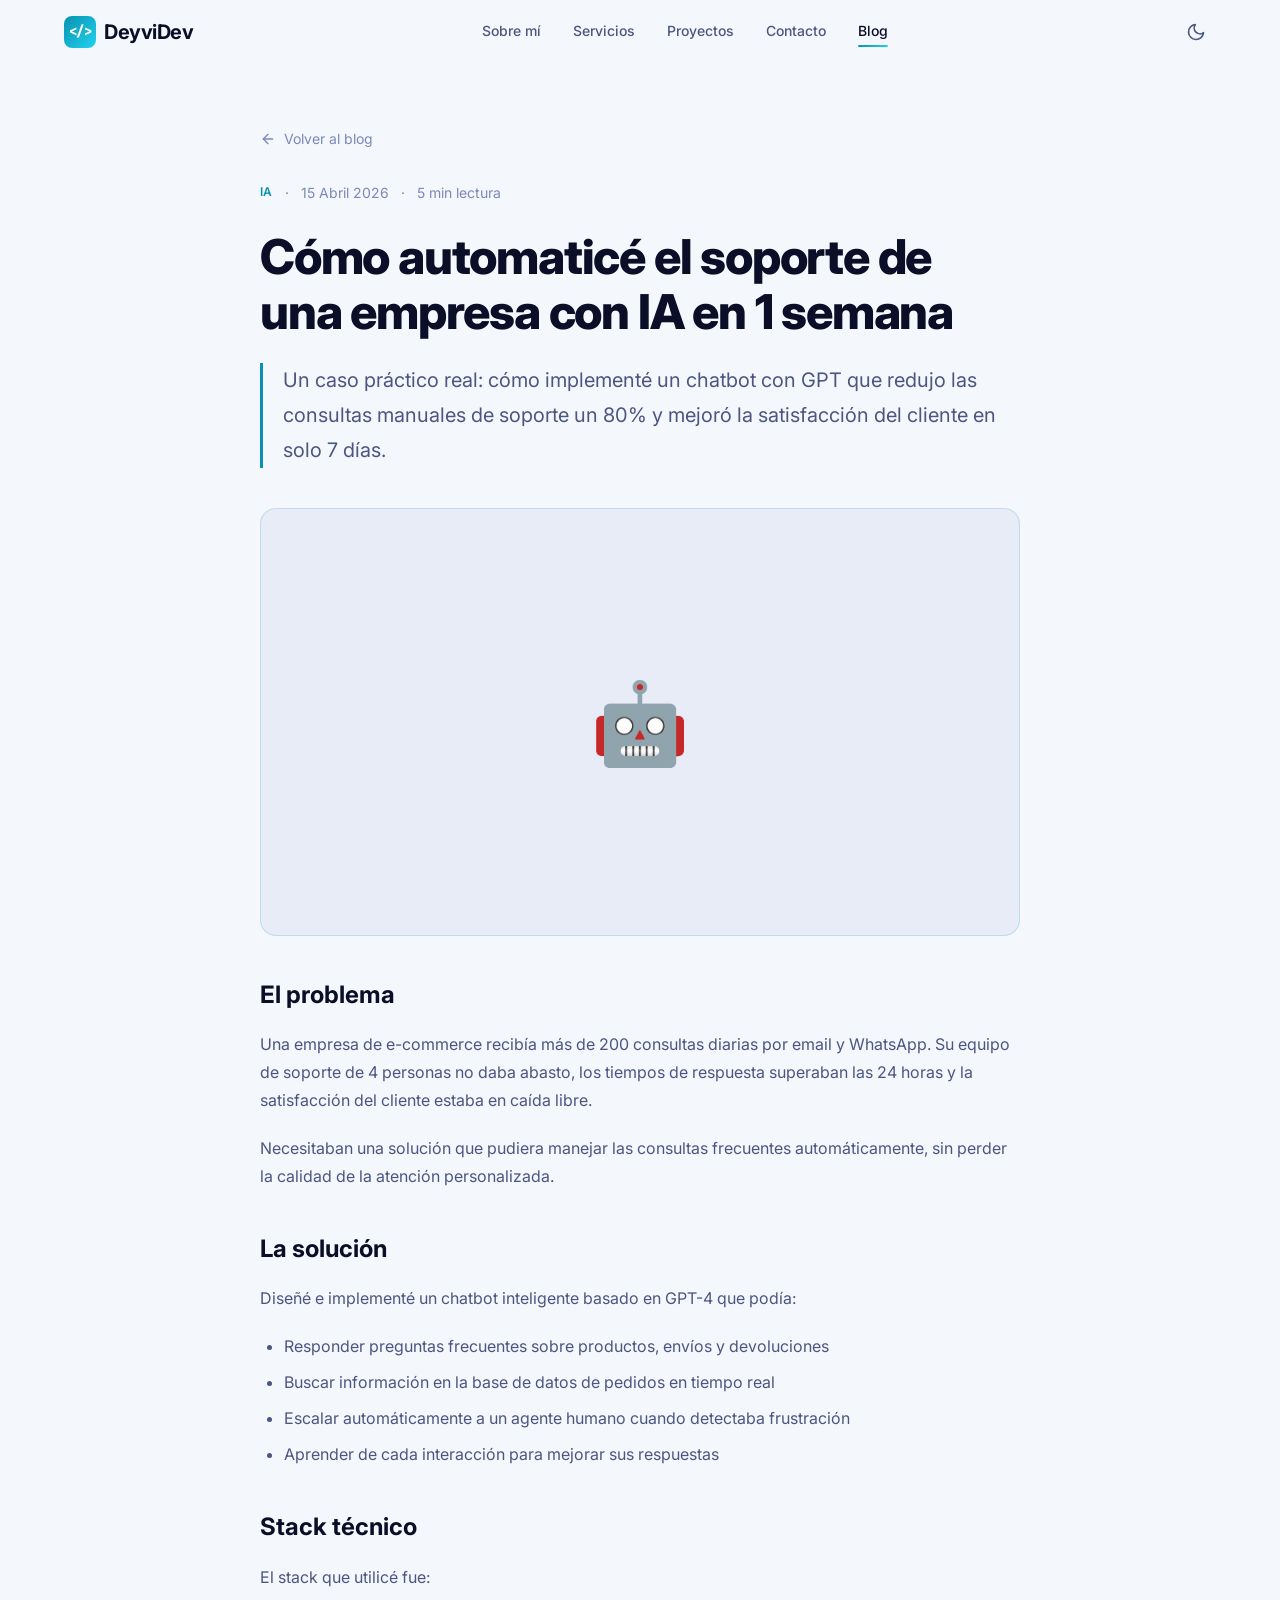
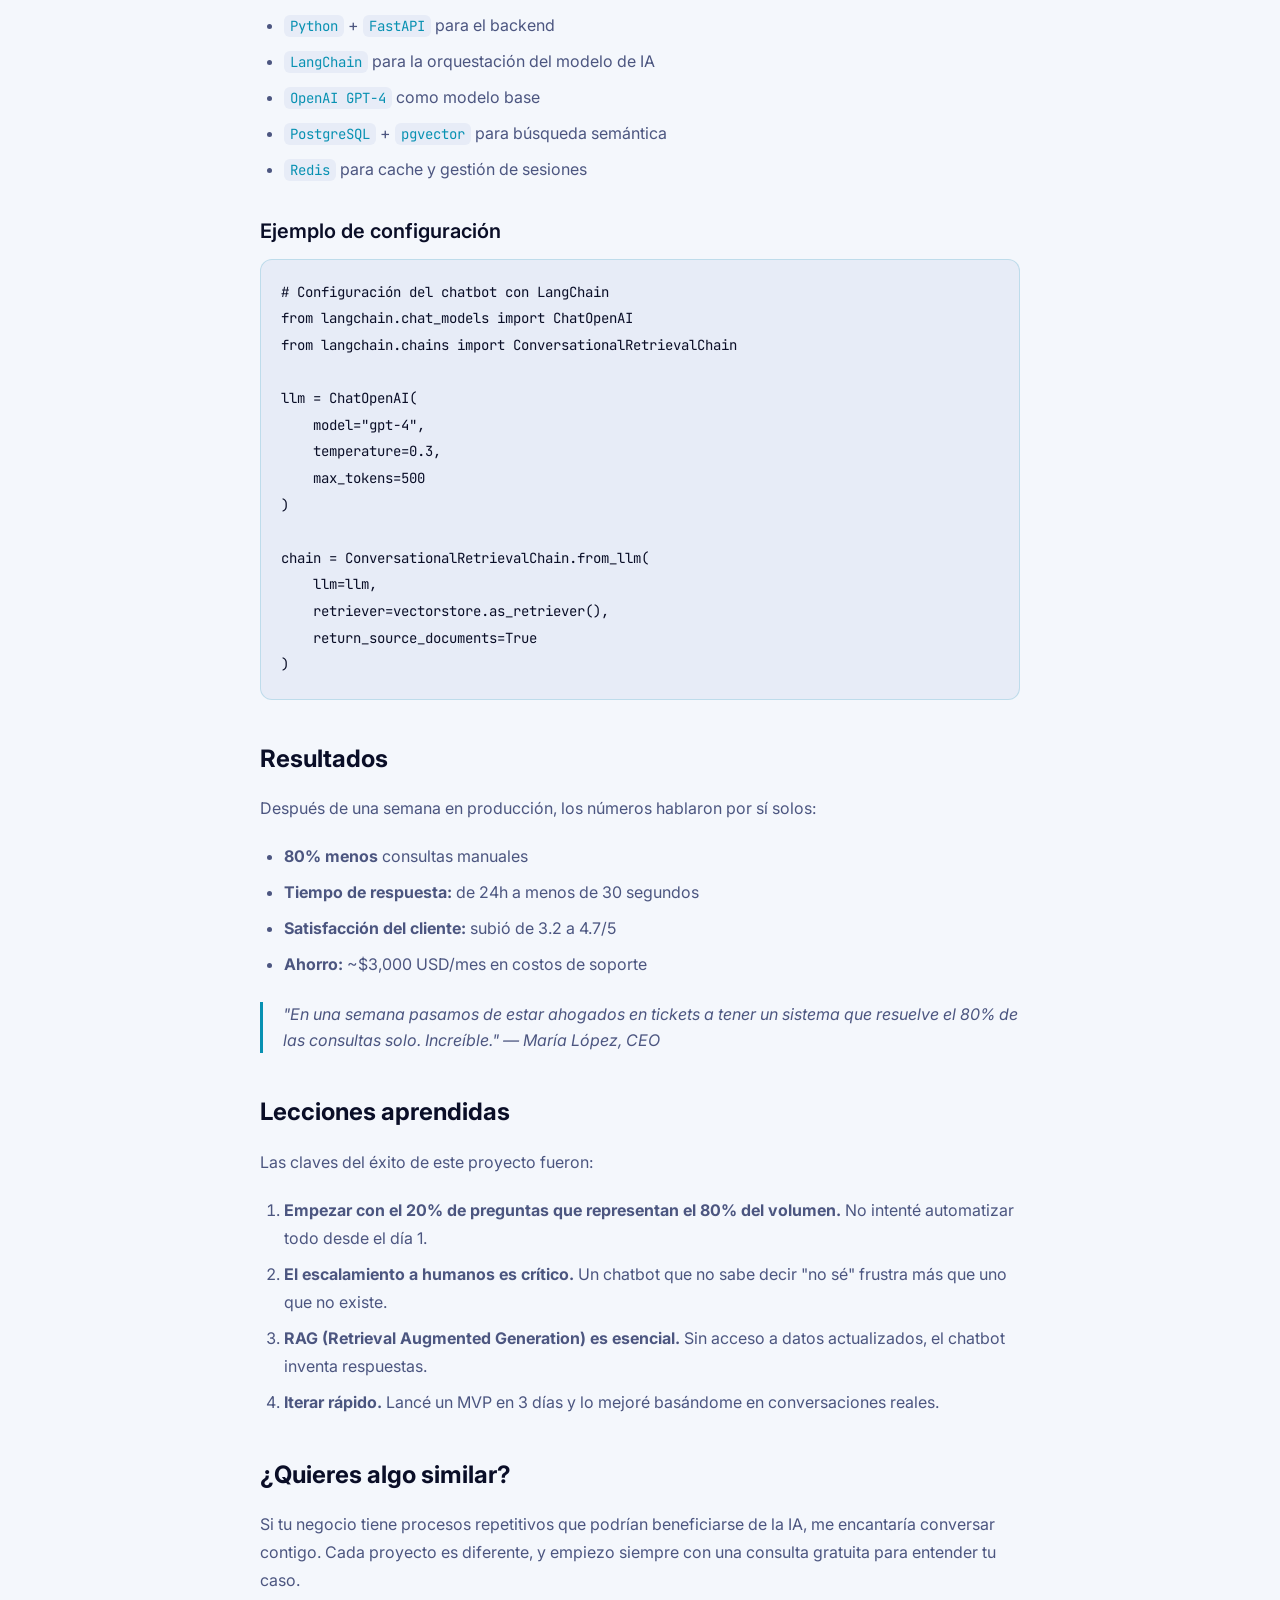
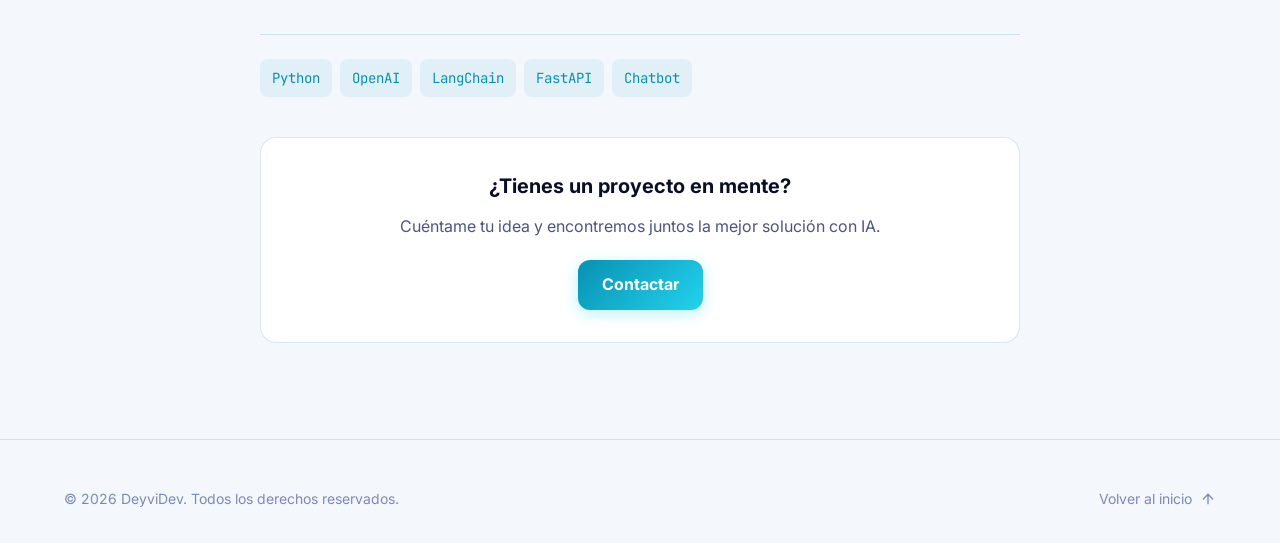
<file: blog/articulo-ejemplo.html>
<!DOCTYPE html>
<html lang="es" data-theme="dark">
<head>
  <meta charset="UTF-8">
  <meta name="viewport" content="width=device-width, initial-scale=1.0">
  <title>Cómo automaticé el soporte de una empresa con IA en 1 semana — DeyviDev</title>
  <meta name="description" content="Caso práctico: implementación de un chatbot con GPT que redujo las consultas manuales un 80% en solo 7 días.">

  <meta property="og:type" content="article">
  <meta property="og:title" content="Cómo automaticé el soporte de una empresa con IA en 1 semana">
  <meta property="og:description" content="Caso práctico: implementación de un chatbot con GPT que redujo las consultas manuales un 80%.">

  <link rel="icon" href="data:image/svg+xml,<svg xmlns='http://www.w3.org/2000/svg' viewBox='0 0 100 100'><text y='.9em' font-size='90'>⚡</text></svg>">

  <link rel="preconnect" href="https://fonts.googleapis.com">
  <link rel="preconnect" href="https://fonts.gstatic.com" crossorigin>
  <link href="https://fonts.googleapis.com/css2?family=Inter:wght@400;500;600;700;800&family=JetBrains+Mono:wght@400;500;600;700;800&display=swap" rel="stylesheet">

  <link rel="stylesheet" href="../css/variables.css">
  <link rel="stylesheet" href="../css/styles.css">
  <link rel="stylesheet" href="../css/animations.css">

  <style>
    .article {
      padding: calc(var(--nav-height) + var(--space-16)) 0 var(--space-24);
      max-width: 760px;
      margin: 0 auto;
    }

    .article__back {
      display: inline-flex;
      align-items: center;
      gap: var(--space-2);
      color: var(--text-tertiary);
      font-size: var(--text-sm);
      margin-bottom: var(--space-8);
      transition: color var(--duration-fast) var(--ease-out);
    }

    .article__back:hover {
      color: var(--accent);
    }

    .article__meta {
      display: flex;
      flex-wrap: wrap;
      gap: var(--space-3);
      font-size: var(--text-sm);
      color: var(--text-tertiary);
      margin-bottom: var(--space-6);
    }

    .article__category {
      color: var(--accent);
      font-weight: 600;
      text-transform: uppercase;
      letter-spacing: var(--tracking-wide);
      font-size: var(--text-xs);
    }

    .article h1 {
      font-size: var(--text-5xl);
      font-weight: 800;
      line-height: var(--leading-tight);
      letter-spacing: var(--tracking-tight);
      margin-bottom: var(--space-6);
    }

    .article__lead {
      font-size: var(--text-xl);
      color: var(--text-secondary);
      line-height: var(--leading-relaxed);
      margin-bottom: var(--space-10);
      border-left: 3px solid var(--accent);
      padding-left: var(--space-5);
    }

    .article__cover {
      width: 100%;
      aspect-ratio: 16/9;
      background: var(--bg-tertiary);
      border-radius: var(--radius-xl);
      display: flex;
      align-items: center;
      justify-content: center;
      font-size: 5rem;
      margin-bottom: var(--space-10);
      border: 1px solid var(--border-color);
    }

    .article__content h2 {
      font-size: var(--text-2xl);
      font-weight: 700;
      margin-top: var(--space-10);
      margin-bottom: var(--space-4);
    }

    .article__content h3 {
      font-size: var(--text-xl);
      font-weight: 600;
      margin-top: var(--space-8);
      margin-bottom: var(--space-3);
    }

    .article__content p {
      color: var(--text-secondary);
      line-height: var(--leading-relaxed);
      margin-bottom: var(--space-5);
    }

    .article__content ul,
    .article__content ol {
      color: var(--text-secondary);
      line-height: var(--leading-relaxed);
      margin-bottom: var(--space-5);
      padding-left: var(--space-6);
    }

    .article__content ul { list-style: disc; }
    .article__content ol { list-style: decimal; }
    .article__content li { margin-bottom: var(--space-2); }

    .article__content code {
      font-family: var(--font-mono);
      font-size: var(--text-sm);
      background: var(--code-bg);
      padding: 2px 6px;
      border-radius: var(--radius-sm);
      color: var(--accent);
    }

    .article__content pre {
      background: var(--code-bg);
      border: 1px solid var(--border-color);
      border-radius: var(--radius-lg);
      padding: var(--space-5);
      overflow-x: auto;
      margin-bottom: var(--space-6);
    }

    .article__content pre code {
      background: none;
      padding: 0;
      color: var(--text-primary);
      font-size: var(--text-sm);
      line-height: var(--leading-relaxed);
    }

    .article__content blockquote {
      border-left: 3px solid var(--accent);
      padding-left: var(--space-5);
      margin: var(--space-6) 0;
      color: var(--text-secondary);
      font-style: italic;
    }

    .article__tags {
      display: flex;
      flex-wrap: wrap;
      gap: var(--space-2);
      margin-top: var(--space-10);
      padding-top: var(--space-6);
      border-top: 1px solid var(--border-color);
    }

    .article__cta {
      background: var(--bg-secondary);
      border: 1px solid var(--border-color);
      border-radius: var(--radius-xl);
      padding: var(--space-8);
      text-align: center;
      margin-top: var(--space-10);
    }

    .article__cta h3 {
      font-size: var(--text-xl);
      margin-bottom: var(--space-3);
    }

    .article__cta p {
      color: var(--text-secondary);
      margin-bottom: var(--space-5);
    }

    @media (max-width: 768px) {
      .article { padding-left: var(--space-4); padding-right: var(--space-4); }
      .article h1 { font-size: var(--text-3xl); }
    }
  </style>
</head>
<body>

  <!-- NAV -->
  <nav class="nav" id="nav">
    <div class="container nav__inner">
      <a href="../index.html" class="nav__logo">
        <span class="nav__logo-icon">&lt;/&gt;</span>
        <span>DeyviDev</span>
      </a>
      <div class="nav__links" id="navLinks">
        <a href="../index.html#about" class="nav__link">Sobre mí</a>
        <a href="../index.html#services" class="nav__link">Servicios</a>
        <a href="../index.html#projects" class="nav__link">Proyectos</a>
        <a href="../index.html#contact" class="nav__link">Contacto</a>
        <a href="index.html" class="nav__link active">Blog</a>
      </div>
      <div class="nav__actions">
        <button class="theme-toggle" id="themeToggle" aria-label="Cambiar tema">
          <svg class="icon-sun" xmlns="http://www.w3.org/2000/svg" width="20" height="20" viewBox="0 0 24 24" fill="none" stroke="currentColor" stroke-width="2" stroke-linecap="round" stroke-linejoin="round"><circle cx="12" cy="12" r="5"/><line x1="12" y1="1" x2="12" y2="3"/><line x1="12" y1="21" x2="12" y2="23"/><line x1="4.22" y1="4.22" x2="5.64" y2="5.64"/><line x1="18.36" y1="18.36" x2="19.78" y2="19.78"/><line x1="1" y1="12" x2="3" y2="12"/><line x1="21" y1="12" x2="23" y2="12"/><line x1="4.22" y1="19.78" x2="5.64" y2="18.36"/><line x1="18.36" y1="5.64" x2="19.78" y2="4.22"/></svg>
          <svg class="icon-moon" xmlns="http://www.w3.org/2000/svg" width="20" height="20" viewBox="0 0 24 24" fill="none" stroke="currentColor" stroke-width="2" stroke-linecap="round" stroke-linejoin="round"><path d="M21 12.79A9 9 0 1 1 11.21 3 7 7 0 0 0 21 12.79z"/></svg>
        </button>
        <button class="nav__hamburger" id="navHamburger" aria-label="Menú">
          <span></span><span></span><span></span>
        </button>
      </div>
    </div>
  </nav>

  <main>
    <article class="article container">
      <a href="index.html" class="article__back">
        <svg xmlns="http://www.w3.org/2000/svg" width="16" height="16" viewBox="0 0 24 24" fill="none" stroke="currentColor" stroke-width="2" stroke-linecap="round" stroke-linejoin="round"><line x1="19" y1="12" x2="5" y2="12"/><polyline points="12 19 5 12 12 5"/></svg>
        Volver al blog
      </a>

      <div class="article__meta">
        <span class="article__category">IA</span>
        <span>·</span>
        <span>15 Abril 2026</span>
        <span>·</span>
        <span>5 min lectura</span>
      </div>

      <h1>Cómo automaticé el soporte de una empresa con IA en 1 semana</h1>

      <p class="article__lead">
        Un caso práctico real: cómo implementé un chatbot con GPT que redujo las
        consultas manuales de soporte un 80% y mejoró la satisfacción del cliente
        en solo 7 días.
      </p>

      <div class="article__cover">🤖</div>

      <div class="article__content">
        <h2>El problema</h2>
        <p>
          Una empresa de e-commerce recibía más de 200 consultas diarias por email y WhatsApp.
          Su equipo de soporte de 4 personas no daba abasto, los tiempos de respuesta superaban
          las 24 horas y la satisfacción del cliente estaba en caída libre.
        </p>
        <p>
          Necesitaban una solución que pudiera manejar las consultas frecuentes automáticamente,
          sin perder la calidad de la atención personalizada.
        </p>

        <h2>La solución</h2>
        <p>
          Diseñé e implementé un chatbot inteligente basado en GPT-4 que podía:
        </p>
        <ul>
          <li>Responder preguntas frecuentes sobre productos, envíos y devoluciones</li>
          <li>Buscar información en la base de datos de pedidos en tiempo real</li>
          <li>Escalar automáticamente a un agente humano cuando detectaba frustración</li>
          <li>Aprender de cada interacción para mejorar sus respuestas</li>
        </ul>

        <h2>Stack técnico</h2>
        <p>El stack que utilicé fue:</p>
        <ul>
          <li><code>Python</code> + <code>FastAPI</code> para el backend</li>
          <li><code>LangChain</code> para la orquestación del modelo de IA</li>
          <li><code>OpenAI GPT-4</code> como modelo base</li>
          <li><code>PostgreSQL</code> + <code>pgvector</code> para búsqueda semántica</li>
          <li><code>Redis</code> para cache y gestión de sesiones</li>
        </ul>

        <h3>Ejemplo de configuración</h3>
        <pre><code># Configuración del chatbot con LangChain
from langchain.chat_models import ChatOpenAI
from langchain.chains import ConversationalRetrievalChain

llm = ChatOpenAI(
    model="gpt-4",
    temperature=0.3,
    max_tokens=500
)

chain = ConversationalRetrievalChain.from_llm(
    llm=llm,
    retriever=vectorstore.as_retriever(),
    return_source_documents=True
)</code></pre>

        <h2>Resultados</h2>
        <p>
          Después de una semana en producción, los números hablaron por sí solos:
        </p>
        <ul>
          <li><strong>80% menos</strong> consultas manuales</li>
          <li><strong>Tiempo de respuesta:</strong> de 24h a menos de 30 segundos</li>
          <li><strong>Satisfacción del cliente:</strong> subió de 3.2 a 4.7/5</li>
          <li><strong>Ahorro:</strong> ~$3,000 USD/mes en costos de soporte</li>
        </ul>

        <blockquote>
          "En una semana pasamos de estar ahogados en tickets a tener un sistema que
          resuelve el 80% de las consultas solo. Increíble." — María López, CEO
        </blockquote>

        <h2>Lecciones aprendidas</h2>
        <p>
          Las claves del éxito de este proyecto fueron:
        </p>
        <ol>
          <li><strong>Empezar con el 20% de preguntas que representan el 80% del volumen.</strong> No intenté automatizar todo desde el día 1.</li>
          <li><strong>El escalamiento a humanos es crítico.</strong> Un chatbot que no sabe decir "no sé" frustra más que uno que no existe.</li>
          <li><strong>RAG (Retrieval Augmented Generation) es esencial.</strong> Sin acceso a datos actualizados, el chatbot inventa respuestas.</li>
          <li><strong>Iterar rápido.</strong> Lancé un MVP en 3 días y lo mejoré basándome en conversaciones reales.</li>
        </ol>

        <h2>¿Quieres algo similar?</h2>
        <p>
          Si tu negocio tiene procesos repetitivos que podrían beneficiarse de la IA,
          me encantaría conversar contigo. Cada proyecto es diferente, y empiezo siempre
          con una consulta gratuita para entender tu caso.
        </p>
      </div>

      <div class="article__tags">
        <span class="stack-tag">Python</span>
        <span class="stack-tag">OpenAI</span>
        <span class="stack-tag">LangChain</span>
        <span class="stack-tag">FastAPI</span>
        <span class="stack-tag">Chatbot</span>
      </div>

      <div class="article__cta">
        <h3>¿Tienes un proyecto en mente?</h3>
        <p>Cuéntame tu idea y encontremos juntos la mejor solución con IA.</p>
        <a href="../index.html#contact" class="btn btn--primary">Contactar</a>
      </div>
    </article>
  </main>

  <footer class="footer">
    <div class="container footer__inner">
      <div class="footer__copyright">© 2026 DeyviDev. Todos los derechos reservados.</div>
      <a href="../index.html" class="footer__back-top">
        Volver al inicio
        <svg xmlns="http://www.w3.org/2000/svg" width="16" height="16" viewBox="0 0 24 24" fill="none" stroke="currentColor" stroke-width="2" stroke-linecap="round" stroke-linejoin="round"><line x1="12" y1="19" x2="12" y2="5"/><polyline points="5 12 12 5 19 12"/></svg>
      </a>
    </div>
  </footer>

  <script>
    (function() {
      const themeToggle = document.getElementById('themeToggle');
      const html = document.documentElement;
      function getTheme() {
        const s = localStorage.getItem('theme');
        if (s) return s;
        return window.matchMedia('(prefers-color-scheme: light)').matches ? 'light' : 'dark';
      }
      function setTheme(t) { html.setAttribute('data-theme', t); localStorage.setItem('theme', t); }
      setTheme(getTheme());
      themeToggle.addEventListener('click', () => { setTheme(html.getAttribute('data-theme') === 'dark' ? 'light' : 'dark'); });

      const ham = document.getElementById('navHamburger');
      const links = document.getElementById('navLinks');
      ham.addEventListener('click', () => { ham.classList.toggle('active'); links.classList.toggle('open'); });

      window.addEventListener('scroll', () => {
        document.getElementById('nav').classList.toggle('scrolled', window.scrollY > 50);
      }, { passive: true });
    })();
  </script>
  <script src="../js/attribution.js"></script>
</body>
</html>
</file>
<file: css/variables.css>
/* ==========================================================================
   DESIGN TOKENS — Variables CSS (Custom Properties)
   Sistema de colores dual (dark/light), tipografía, espaciados, breakpoints
   ========================================================================== */

:root {
  /* ── Tipografía ──────────────────────────────────────────────── */
  --font-sans: 'Inter', system-ui, -apple-system, sans-serif;
  --font-mono: 'JetBrains Mono', 'Fira Code', monospace;

  --text-xs: clamp(0.7rem, 0.65rem + 0.25vw, 0.75rem);
  --text-sm: clamp(0.8rem, 0.75rem + 0.25vw, 0.875rem);
  --text-base: clamp(0.9rem, 0.85rem + 0.25vw, 1rem);
  --text-lg: clamp(1.05rem, 0.95rem + 0.5vw, 1.125rem);
  --text-xl: clamp(1.15rem, 1rem + 0.75vw, 1.25rem);
  --text-2xl: clamp(1.4rem, 1.1rem + 1.5vw, 1.5rem);
  --text-3xl: clamp(1.7rem, 1.2rem + 2.5vw, 1.875rem);
  --text-4xl: clamp(2rem, 1.3rem + 3.5vw, 2.25rem);
  --text-5xl: clamp(2.5rem, 1.5rem + 5vw, 3rem);
  --text-6xl: clamp(3rem, 1.8rem + 6vw, 3.75rem);

  --leading-tight: 1.15;
  --leading-snug: 1.3;
  --leading-normal: 1.6;
  --leading-relaxed: 1.75;

  --tracking-tight: -0.025em;
  --tracking-normal: 0;
  --tracking-wide: 0.025em;

  /* ── Espaciados ──────────────────────────────────────────────── */
  --space-1: 0.25rem;
  --space-2: 0.5rem;
  --space-3: 0.75rem;
  --space-4: 1rem;
  --space-5: 1.25rem;
  --space-6: 1.5rem;
  --space-8: 2rem;
  --space-10: 2.5rem;
  --space-12: 3rem;
  --space-16: 4rem;
  --space-20: 5rem;
  --space-24: 6rem;
  --space-32: 8rem;

  /* ── Layout ──────────────────────────────────────────────────── */
  --container-sm: 640px;
  --container-md: 768px;
  --container-lg: 1024px;
  --container-xl: 1200px;
  --container-2xl: 1400px;
  --nav-height: 4rem;

  /* ── Bordes & Radios ─────────────────────────────────────────── */
  --radius-sm: 0.375rem;
  --radius-md: 0.5rem;
  --radius-lg: 0.75rem;
  --radius-xl: 1rem;
  --radius-2xl: 1.5rem;
  --radius-full: 9999px;

  /* ── Sombras (se redefinen en cada tema) ─────────────────────── */
  --shadow-sm: 0 1px 2px rgba(0, 0, 0, 0.05);
  --shadow-md: 0 4px 6px -1px rgba(0, 0, 0, 0.1), 0 2px 4px -2px rgba(0, 0, 0, 0.1);
  --shadow-lg: 0 10px 15px -3px rgba(0, 0, 0, 0.1), 0 4px 6px -4px rgba(0, 0, 0, 0.1);
  --shadow-xl: 0 20px 25px -5px rgba(0, 0, 0, 0.1), 0 8px 10px -6px rgba(0, 0, 0, 0.1);

  /* ── Transiciones ────────────────────────────────────────────── */
  --ease-out: cubic-bezier(0.16, 1, 0.3, 1);
  --ease-in-out: cubic-bezier(0.65, 0, 0.35, 1);
  --duration-fast: 150ms;
  --duration-normal: 300ms;
  --duration-slow: 500ms;

  /* ── Z-index scale ───────────────────────────────────────────── */
  --z-behind: -1;
  --z-base: 1;
  --z-dropdown: 100;
  --z-sticky: 200;
  --z-overlay: 300;
  --z-modal: 400;
  --z-toast: 500;
}

/* ==========================================================================
   DARK MODE (por defecto)
   ========================================================================== */

[data-theme="dark"] {
  --bg-primary: #0A0E27;
  --bg-secondary: #131A3A;
  --bg-tertiary: #1B234A;
  --bg-elevated: #1B234A;

  --text-primary: #FFFFFF;
  --text-secondary: #AEB9E1;
  --text-tertiary: #7C89B8;
  --text-inverse: #0A0E27;

  --accent: #22D3EE;
  --accent-hover: #67E8F9;
  --accent-subtle: rgba(34, 211, 238, 0.12);
  --accent-secondary: #0EA5E9;
  --accent-secondary-subtle: rgba(14, 165, 233, 0.12);

  --gradient-hero: linear-gradient(135deg, #0EA5E9, #22D3EE);
  --gradient-text: linear-gradient(135deg, #67E8F9, #22D3EE);
  --gradient-card: linear-gradient(145deg, var(--bg-secondary), var(--bg-tertiary));

  --border-color: rgba(34, 211, 238, 0.15);
  --border-color-hover: rgba(34, 211, 238, 0.35);

  --shadow-card: 0 4px 24px rgba(0, 0, 0, 0.45);
  --shadow-glow: 0 0 40px rgba(34, 211, 238, 0.18);

  --nav-bg: rgba(10, 14, 39, 0.85);
  --nav-blur: blur(12px);

  --code-bg: #131A3A;
  --tag-bg: rgba(34, 211, 238, 0.12);
  --tag-text: #67E8F9;

  --success: #34d399;
  --error: #f87171;
  --warning: #fbbf24;
}

/* ==========================================================================
   LIGHT MODE
   ========================================================================== */

[data-theme="light"] {
  --bg-primary: #F4F7FC;
  --bg-secondary: #FFFFFF;
  --bg-tertiary: #E7ECF7;
  --bg-elevated: #FFFFFF;

  --text-primary: #0A0E27;
  --text-secondary: #4C5680;
  --text-tertiary: #7C89B8;
  --text-inverse: #FFFFFF;

  --accent: #0891B2;
  --accent-hover: #0EA5E9;
  --accent-subtle: rgba(8, 145, 178, 0.08);
  --accent-secondary: #22D3EE;
  --accent-secondary-subtle: rgba(34, 211, 238, 0.10);

  --gradient-hero: linear-gradient(135deg, #0891B2, #22D3EE);
  --gradient-text: linear-gradient(135deg, #0891B2, #0EA5E9);
  --gradient-card: linear-gradient(145deg, var(--bg-secondary), var(--bg-tertiary));

  --border-color: rgba(8, 145, 178, 0.18);
  --border-color-hover: rgba(8, 145, 178, 0.32);

  --shadow-card: 0 4px 24px rgba(10, 14, 39, 0.08);
  --shadow-glow: 0 0 40px rgba(8, 145, 178, 0.12);

  --nav-bg: rgba(244, 247, 252, 0.85);
  --nav-blur: blur(12px);

  --code-bg: #E7ECF7;
  --tag-bg: rgba(8, 145, 178, 0.08);
  --tag-text: #0891B2;

  --success: #059669;
  --error: #dc2626;
  --warning: #d97706;
}
</file>
<file: css/styles.css>
/* ==========================================================================
   STYLES.CSS — Estilos principales del portafolio
   ========================================================================== */

/* ── Reset & Base ──────────────────────────────────────────────── */
*,
*::before,
*::after {
  margin: 0;
  padding: 0;
  box-sizing: border-box;
}

html {
  scroll-behavior: smooth;
  scroll-padding-top: var(--nav-height);
  -webkit-text-size-adjust: 100%;
}

body {
  font-family: var(--font-sans);
  font-size: var(--text-base);
  line-height: var(--leading-normal);
  color: var(--text-primary);
  background-color: var(--bg-primary);
  -webkit-font-smoothing: antialiased;
  -moz-osx-font-smoothing: grayscale;
  transition: background-color var(--duration-normal) var(--ease-out),
              color var(--duration-normal) var(--ease-out);
  overflow-x: hidden;
}

img {
  max-width: 100%;
  height: auto;
  display: block;
}

a {
  color: var(--accent);
  text-decoration: none;
  transition: color var(--duration-fast) var(--ease-out);
}

a:hover {
  color: var(--accent-hover);
}

button {
  font-family: inherit;
  cursor: pointer;
  border: none;
  background: none;
  font-size: inherit;
}

ul, ol {
  list-style: none;
}

::selection {
  background-color: var(--accent);
  color: var(--text-inverse);
}

/* ── Container ─────────────────────────────────────────────────── */
.container {
  width: 100%;
  max-width: var(--container-xl);
  margin: 0 auto;
  padding: 0 var(--space-6);
}

/* ── Section ───────────────────────────────────────────────────── */
.section {
  padding: var(--space-24) 0;
}

.section__header {
  text-align: center;
  margin-bottom: var(--space-16);
  position: relative;
}

.section__header::before {
  content: '{ ... }';
  display: block;
  font-family: var(--font-mono);
  font-size: var(--text-sm);
  color: var(--accent-subtle);
  margin-bottom: var(--space-2);
}

.section__label {
  display: inline-block;
  font-family: var(--font-mono);
  font-size: var(--text-sm);
  color: var(--accent);
  letter-spacing: var(--tracking-wide);
  text-transform: uppercase;
  margin-bottom: var(--space-3);
}

.section__title {
  font-family: var(--font-mono);
  font-size: var(--text-4xl);
  font-weight: 700;
  line-height: var(--leading-tight);
  letter-spacing: var(--tracking-tight);
  margin-bottom: var(--space-4);
}

.section__description {
  font-size: var(--text-lg);
  color: var(--text-secondary);
  max-width: 600px;
  margin: 0 auto;
  line-height: var(--leading-relaxed);
}

/* ── Gradient Text ─────────────────────────────────────────────── */
.gradient-text {
  background: var(--gradient-text);
  -webkit-background-clip: text;
  background-clip: text;
  -webkit-text-fill-color: transparent;
}

/* ── Buttons ───────────────────────────────────────────────────── */
.btn {
  display: inline-flex;
  align-items: center;
  gap: var(--space-2);
  padding: var(--space-3) var(--space-6);
  border-radius: var(--radius-lg);
  font-weight: 700;
  font-size: var(--text-base);
  transition: all var(--duration-normal) var(--ease-out);
  position: relative;
  overflow: hidden;
}

.btn--primary {
  background: var(--gradient-hero);
  color: var(--text-inverse);
  box-shadow: 0 4px 15px rgba(34, 211, 238, 0.3);
}

.btn--primary:hover {
  transform: translateY(-2px);
  box-shadow: 0 8px 25px rgba(34, 211, 238, 0.4);
  color: var(--text-inverse);
}

.btn--secondary {
  background: transparent;
  color: var(--text-primary);
  border: 1px solid var(--border-color);
}

.btn--secondary:hover {
  border-color: var(--accent);
  color: var(--accent);
  transform: translateY(-2px);
}

.btn--sm {
  padding: var(--space-2) var(--space-4);
  font-size: var(--text-sm);
  border-radius: var(--radius-md);
}

/* ── Navigation ────────────────────────────────────────────────── */
.nav {
  position: fixed;
  top: 0;
  left: 0;
  right: 0;
  height: var(--nav-height);
  z-index: var(--z-sticky);
  background: var(--nav-bg);
  backdrop-filter: var(--nav-blur);
  -webkit-backdrop-filter: var(--nav-blur);
  border-bottom: 1px solid transparent;
  transition: border-color var(--duration-normal) var(--ease-out),
              background var(--duration-normal) var(--ease-out);
}

.nav.scrolled {
  border-bottom-color: var(--border-color);
}

.nav__inner {
  display: flex;
  align-items: center;
  justify-content: space-between;
  height: 100%;
}

.nav__logo {
  font-size: var(--text-xl);
  font-weight: 700;
  color: var(--text-primary);
  letter-spacing: var(--tracking-tight);
  display: flex;
  align-items: center;
  gap: var(--space-2);
}

.nav__logo:hover {
  color: var(--text-primary);
}

.nav__logo-icon {
  width: 32px;
  height: 32px;
  background: var(--gradient-hero);
  border-radius: var(--radius-md);
  display: flex;
  align-items: center;
  justify-content: center;
  color: var(--text-inverse);
  font-size: var(--text-sm);
  font-weight: 800;
  font-family: var(--font-mono);
}

.nav__links {
  display: flex;
  align-items: center;
  gap: var(--space-8);
}

.nav__link {
  font-size: var(--text-sm);
  color: var(--text-secondary);
  font-weight: 500;
  position: relative;
  transition: color var(--duration-fast) var(--ease-out);
}

.nav__link::after {
  content: '';
  position: absolute;
  bottom: -4px;
  left: 0;
  width: 0;
  height: 2px;
  background: var(--gradient-hero);
  border-radius: var(--radius-full);
  transition: width var(--duration-normal) var(--ease-out);
}

.nav__link:hover,
.nav__link.active {
  color: var(--text-primary);
}

.nav__link:hover::after,
.nav__link.active::after {
  width: 100%;
}

.nav__actions {
  display: flex;
  align-items: center;
  gap: var(--space-4);
}

/* Theme Toggle */
.theme-toggle {
  width: 40px;
  height: 40px;
  border-radius: var(--radius-lg);
  display: flex;
  align-items: center;
  justify-content: center;
  color: var(--text-secondary);
  transition: all var(--duration-fast) var(--ease-out);
  background: transparent;
}

.theme-toggle:hover {
  color: var(--text-primary);
  background: var(--accent-subtle);
}

.theme-toggle svg {
  width: 20px;
  height: 20px;
  transition: transform var(--duration-normal) var(--ease-out);
}

.theme-toggle:hover svg {
  transform: rotate(15deg);
}

[data-theme="dark"] .theme-toggle .icon-sun { display: block; }
[data-theme="dark"] .theme-toggle .icon-moon { display: none; }
[data-theme="light"] .theme-toggle .icon-sun { display: none; }
[data-theme="light"] .theme-toggle .icon-moon { display: block; }

/* Mobile Menu Toggle */
.nav__hamburger {
  display: none;
  flex-direction: column;
  justify-content: center;
  gap: 5px;
  width: 40px;
  height: 40px;
  padding: 8px;
  border-radius: var(--radius-lg);
  transition: background var(--duration-fast) var(--ease-out);
}

.nav__hamburger:hover {
  background: var(--accent-subtle);
}

.nav__hamburger span {
  display: block;
  width: 100%;
  height: 2px;
  background: var(--text-primary);
  border-radius: var(--radius-full);
  transition: all var(--duration-normal) var(--ease-out);
  transform-origin: center;
}

.nav__hamburger.active span:nth-child(1) {
  transform: translateY(7px) rotate(45deg);
}
.nav__hamburger.active span:nth-child(2) {
  opacity: 0;
}
.nav__hamburger.active span:nth-child(3) {
  transform: translateY(-7px) rotate(-45deg);
}

/* ── Hero ──────────────────────────────────────────────────────── */
.hero {
  min-height: 100vh;
  display: flex;
  align-items: center;
  position: relative;
  overflow: hidden;
  padding-top: var(--nav-height);
}

.hero__bg {
  position: absolute;
  inset: 0;
  z-index: var(--z-behind);
  overflow: hidden;
}

.hero__grid {
  position: absolute;
  inset: 0;
  background-image:
    linear-gradient(var(--border-color) 1px, transparent 1px),
    linear-gradient(90deg, var(--border-color) 1px, transparent 1px);
  background-size: 60px 60px;
  mask-image: radial-gradient(ellipse at center, black 30%, transparent 70%);
  -webkit-mask-image: radial-gradient(ellipse at center, black 30%, transparent 70%);
}

.hero__glow {
  position: absolute;
  width: 600px;
  height: 600px;
  border-radius: 50%;
  filter: blur(120px);
  opacity: 0.15;
}

.hero__glow--1 {
  top: -200px;
  right: -100px;
  background: var(--accent);
}

.hero__glow--2 {
  bottom: -200px;
  left: -100px;
  background: var(--accent-secondary);
}

.hero__content {
  position: relative;
  z-index: var(--z-base);
  display: grid;
  grid-template-columns: 1fr 1fr;
  gap: var(--space-16);
  align-items: center;
}

/* ── Hero Text (columna izquierda) ─────────────── */
.hero__text {
  display: flex;
  flex-direction: column;
}

.hero__badge {
  display: inline-flex;
  align-items: center;
  gap: var(--space-2);
  padding: var(--space-2) var(--space-4);
  background: var(--accent-subtle);
  border: 1px solid var(--border-color);
  border-radius: var(--radius-full);
  font-size: var(--text-sm);
  color: var(--accent);
  font-family: var(--font-mono);
  margin-bottom: var(--space-8);
}

.hero__badge-dot {
  width: 8px;
  height: 8px;
  background: var(--success);
  border-radius: 50%;
  animation: pulse-dot 2s ease-in-out infinite;
}

.hero__title {
  font-family: var(--font-mono);
  font-size: var(--text-6xl);
  font-weight: 800;
  line-height: var(--leading-tight);
  letter-spacing: var(--tracking-tight);
  margin-bottom: var(--space-6);
}

.hero__subtitle {
  font-size: var(--text-xl);
  color: var(--text-secondary);
  line-height: var(--leading-relaxed);
  margin-bottom: var(--space-10);
  max-width: 600px;
}

.hero__cta {
  display: flex;
  flex-wrap: wrap;
  gap: var(--space-4);
  margin-bottom: var(--space-16);
}

.hero__stats {
  display: flex;
  gap: var(--space-12);
}

.hero__stat {
  text-align: center;
}

.hero__stat-value {
  font-size: var(--text-3xl);
  font-weight: 700;
  color: var(--text-primary);
  font-family: var(--font-mono);
}

.hero__stat-label {
  font-size: var(--text-sm);
  color: var(--text-tertiary);
  margin-top: var(--space-1);
}

@keyframes pulse-dot {
  0%, 100% { opacity: 1; }
  50% { opacity: 0.4; }
}

/* ── Hero Visual (columna derecha) ─────────────── */
.hero__visual {
  position: relative;
  padding: var(--space-10) var(--space-6) var(--space-6);
}

/* Mascota lobo — sin asset todavía; se oculta sola mientras no tenga src */
.hero__mascot {
  position: absolute;
  bottom: -24px;
  right: -16px;
  width: 140px;
  height: auto;
  z-index: 1;
  pointer-events: none;
}

.hero__mascot:not([src]),
.hero__mascot[src=""] {
  display: none;
}

/* Terminal */
.hero__terminal {
  background: var(--bg-secondary);
  border: 1px solid var(--border-color);
  border-radius: var(--radius-xl);
  overflow: hidden;
  box-shadow: var(--shadow-xl), 0 0 60px rgba(34,211,238,0.08);
}

.hero__terminal-header {
  display: flex;
  align-items: center;
  padding: var(--space-3) var(--space-4);
  background: var(--bg-tertiary);
  border-bottom: 1px solid var(--border-color);
  gap: var(--space-3);
}

.hero__terminal-dots {
  display: flex;
  gap: 6px;
  flex-shrink: 0;
}

.hero__terminal-dots span {
  width: 12px;
  height: 12px;
  border-radius: 50%;
  display: block;
}

.hero__terminal-dots span:nth-child(1) { background: #ff5f57; }
.hero__terminal-dots span:nth-child(2) { background: #febc2e; }
.hero__terminal-dots span:nth-child(3) { background: #28c840; }

.hero__terminal-title {
  font-family: var(--font-mono);
  font-size: var(--text-xs);
  color: var(--text-tertiary);
  margin: 0 auto;
}

.hero__terminal-body {
  padding: var(--space-5) var(--space-6);
}

.hero__terminal-body pre {
  font-family: var(--font-mono);
  font-size: 0.78rem;
  line-height: 1.75;
  color: var(--text-secondary);
  overflow: hidden;
  white-space: pre;
}

/* Syntax highlighting */
.c-cmt { color: #6b7280; font-style: italic; }
.c-kw  { color: var(--accent); font-weight: 600; }
.c-fn  { color: #f59e0b; }
.c-str { color: #10b981; }
.c-num { color: #f97316; }
.c-op  { color: var(--text-tertiary); }

/* Floating badges */
.hero__float {
  position: absolute;
  display: flex;
  align-items: center;
  gap: var(--space-2);
  padding: var(--space-2) var(--space-4);
  background: var(--bg-primary);
  border: 1px solid var(--border-color);
  border-radius: var(--radius-full);
  font-size: var(--text-xs);
  font-weight: 500;
  color: var(--text-primary);
  box-shadow: var(--shadow-md);
  white-space: nowrap;
  z-index: 2;
}

.hero__float--1 {
  top: 0;
  right: 16px;
  animation: hero-float-up 3.5s ease-in-out infinite;
}

.hero__float--2 {
  bottom: 64px;
  left: -8px;
  animation: hero-float-down 3.5s ease-in-out infinite 1.2s;
}

.hero__float--3 {
  bottom: 4px;
  right: 32px;
  animation: hero-float-up 3.5s ease-in-out infinite 2.4s;
}

@keyframes hero-float-up {
  0%, 100% { transform: translateY(0); }
  50% { transform: translateY(-8px); }
}

@keyframes hero-float-down {
  0%, 100% { transform: translateY(0); }
  50% { transform: translateY(8px); }
}

/* Metric card */
.hero__metric-card {
  position: absolute;
  top: 0;
  left: 0;
  display: flex;
  align-items: center;
  gap: var(--space-3);
  padding: var(--space-3) var(--space-5);
  background: var(--accent);
  color: var(--text-inverse);
  border-radius: var(--radius-xl);
  box-shadow: 0 8px 28px rgba(34, 211, 238, 0.45);
  z-index: 2;
  animation: hero-float-down 4s ease-in-out infinite 0.6s;
}

.hero__metric-icon {
  font-size: 1.25rem;
  line-height: 1;
}

.hero__metric-value {
  font-size: var(--text-2xl);
  font-weight: 800;
  font-family: var(--font-mono);
  line-height: 1;
}

.hero__metric-label {
  font-size: var(--text-xs);
  opacity: 0.88;
  margin-top: 2px;
}

/* ── About ─────────────────────────────────────────────────────── */
.about__grid {
  display: grid;
  grid-template-columns: 1fr 1.2fr;
  gap: var(--space-16);
  align-items: center;
}

/* Brand visual (reemplaza el avatar personal) */
.about__brand-visual {
  display: flex;
  flex-direction: column;
  gap: var(--space-5);
}

.about__brand-card {
  background: var(--gradient-card);
  border: 1px solid var(--border-color);
  border-radius: var(--radius-2xl);
  padding: var(--space-10) var(--space-8);
  text-align: center;
  position: relative;
  overflow: hidden;
}

.about__brand-card::before {
  content: '';
  position: absolute;
  top: -60px;
  right: -60px;
  width: 220px;
  height: 220px;
  background: var(--accent);
  border-radius: 50%;
  opacity: 0.07;
}

.about__brand-card::after {
  content: '';
  position: absolute;
  bottom: -50px;
  left: -50px;
  width: 180px;
  height: 180px;
  background: var(--accent-secondary);
  border-radius: 50%;
  opacity: 0.07;
}

.about__brand-logo {
  font-family: var(--font-mono);
  font-size: var(--text-4xl);
  font-weight: 800;
  color: var(--accent);
  margin-bottom: var(--space-3);
  line-height: 1;
}

.about__brand-name {
  font-size: var(--text-2xl);
  font-weight: 800;
  margin-bottom: var(--space-2);
}

.about__brand-tagline {
  font-size: var(--text-sm);
  color: var(--text-tertiary);
  font-family: var(--font-mono);
  letter-spacing: var(--tracking-wide);
}

/* Métricas 2x2 */
.about__metrics {
  display: grid;
  grid-template-columns: 1fr 1fr;
  gap: var(--space-4);
}

.about__metric {
  background: var(--bg-secondary);
  border: 1px solid var(--border-color);
  border-radius: var(--radius-xl);
  padding: var(--space-5) var(--space-4);
  text-align: center;
  transition: transform var(--duration-fast) var(--ease-out),
              box-shadow var(--duration-fast) var(--ease-out);
}

.about__metric:hover {
  transform: translateY(-3px);
  box-shadow: var(--shadow-md);
}

.about__metric-num {
  font-size: var(--text-2xl);
  font-weight: 800;
  font-family: var(--font-mono);
  color: var(--accent);
  line-height: 1;
  margin-bottom: var(--space-1);
}

.about__metric-txt {
  font-size: var(--text-sm);
  color: var(--text-tertiary);
}

.about__text h3 {
  font-family: var(--font-mono);
  font-size: var(--text-3xl);
  font-weight: 700;
  margin-bottom: var(--space-6);
  line-height: var(--leading-snug);
}

.about__text p {
  color: var(--text-secondary);
  margin-bottom: var(--space-6);
  line-height: var(--leading-relaxed);
}

.about__stack {
  margin-top: var(--space-8);
}

.about__stack-title {
  font-size: var(--text-sm);
  font-weight: 600;
  text-transform: uppercase;
  letter-spacing: var(--tracking-wide);
  color: var(--text-tertiary);
  margin-bottom: var(--space-4);
}

.about__stack-grid {
  display: flex;
  flex-wrap: wrap;
  gap: var(--space-3);
}

.stack-tag {
  display: inline-flex;
  align-items: center;
  gap: var(--space-2);
  padding: var(--space-2) var(--space-3);
  background: var(--tag-bg);
  color: var(--tag-text);
  border-radius: var(--radius-md);
  font-size: var(--text-sm);
  font-family: var(--font-mono);
  transition: transform var(--duration-fast) var(--ease-out);
}

.stack-tag:hover {
  transform: translateY(-2px);
}

/* ── Services ──────────────────────────────────────────────────── */
.services__grid {
  display: grid;
  grid-template-columns: repeat(auto-fit, minmax(280px, 1fr));
  gap: var(--space-6);
}

.service-card {
  padding: var(--space-8);
  background: var(--bg-secondary);
  border: 1px solid var(--border-color);
  border-radius: var(--radius-xl);
  transition: all var(--duration-normal) var(--ease-out);
  position: relative;
  overflow: hidden;
}

.service-card::before,
.service-card::after {
  content: '';
  position: absolute;
  width: 16px;
  height: 16px;
  border-color: var(--accent);
  opacity: 0.4;
  pointer-events: none;
}

.service-card::before {
  top: var(--space-3);
  left: var(--space-3);
  border-top: 2px solid var(--accent);
  border-left: 2px solid var(--accent);
}

.service-card::after {
  bottom: var(--space-3);
  right: var(--space-3);
  border-bottom: 2px solid var(--accent);
  border-right: 2px solid var(--accent);
}

.service-card:hover {
  box-shadow: var(--shadow-glow);
}

.service-card::before {
  content: '';
  position: absolute;
  top: 0;
  left: 0;
  right: 0;
  height: 3px;
  background: var(--gradient-hero);
  opacity: 0;
  transition: opacity var(--duration-normal) var(--ease-out);
}

.service-card:hover {
  border-color: var(--border-color-hover);
  transform: translateY(-4px);
  box-shadow: var(--shadow-card);
}

.service-card:hover::before {
  opacity: 1;
}

.service-card__icon {
  width: 48px;
  height: 48px;
  background: var(--accent-subtle);
  border-radius: var(--radius-lg);
  display: flex;
  align-items: center;
  justify-content: center;
  margin-bottom: var(--space-5);
  color: var(--accent);
}

.service-card__icon svg {
  width: 24px;
  height: 24px;
}

.service-card__title {
  font-family: var(--font-mono);
  font-size: var(--text-xl);
  font-weight: 700;
  margin-bottom: var(--space-3);
}

.service-card__description {
  color: var(--text-secondary);
  line-height: var(--leading-relaxed);
  font-size: var(--text-sm);
}

/* ── Projects ──────────────────────────────────────────────────── */
.projects__filters {
  display: flex;
  flex-wrap: wrap;
  justify-content: center;
  gap: var(--space-3);
  margin-bottom: var(--space-10);
}

.filter-btn {
  padding: var(--space-2) var(--space-5);
  border-radius: var(--radius-full);
  font-size: var(--text-sm);
  font-weight: 500;
  color: var(--text-secondary);
  border: 1px solid var(--border-color);
  background: transparent;
  transition: all var(--duration-fast) var(--ease-out);
}

.filter-btn:hover {
  border-color: var(--accent);
  color: var(--accent);
}

.filter-btn.active {
  background: var(--accent);
  color: var(--text-inverse);
  border-color: var(--accent);
}

.projects__grid {
  display: grid;
  grid-template-columns: repeat(auto-fill, minmax(350px, 1fr));
  gap: var(--space-6);
}

.project-card {
  background: var(--bg-secondary);
  border: 1px solid var(--border-color);
  border-radius: var(--radius-xl);
  overflow: hidden;
  transition: all var(--duration-normal) var(--ease-out);
}

.project-card:hover {
  box-shadow: var(--shadow-glow);
}

.project-card:hover {
  border-color: var(--border-color-hover);
  transform: translateY(-4px);
  box-shadow: var(--shadow-card);
}

.project-card__image {
  width: 100%;
  aspect-ratio: 16 / 10;
  background: var(--bg-tertiary);
  position: relative;
  overflow: hidden;
}

.project-card__image img {
  width: 100%;
  height: 100%;
  object-fit: cover;
  object-position: center;
  display: block;
  transition: transform var(--duration-slow) var(--ease-out);
}

.project-card:hover .project-card__image img {
  transform: scale(1.04);
}

.project-card__overlay {
  position: absolute;
  inset: 0;
  background: rgba(0, 0, 0, 0.6);
  display: flex;
  align-items: center;
  justify-content: center;
  gap: var(--space-4);
  opacity: 0;
  transition: opacity var(--duration-normal) var(--ease-out);
}

.project-card:hover .project-card__overlay {
  opacity: 1;
}

.project-card__body {
  padding: var(--space-6);
}

.project-card__title {
  font-family: var(--font-mono);
  font-size: var(--text-lg);
  font-weight: 700;
  margin-bottom: var(--space-2);
}

.project-card__description {
  color: var(--text-secondary);
  font-size: var(--text-sm);
  line-height: var(--leading-relaxed);
  margin-bottom: var(--space-4);
}

.project-card__tags {
  display: flex;
  flex-wrap: wrap;
  gap: var(--space-2);
}

.project-card__tag {
  padding: var(--space-1) var(--space-3);
  background: var(--tag-bg);
  color: var(--tag-text);
  border-radius: var(--radius-full);
  font-size: var(--text-xs);
  font-family: var(--font-mono);
}

/* Ocultar temporalmente la sección de blog */
section#blog {
  display: none;
}

/* ── Blog Preview ──────────────────────────────────────────────── */
.blog__grid {
  display: grid;
  grid-template-columns: repeat(auto-fill, minmax(320px, 1fr));
  gap: var(--space-6);
}

.blog-card {
  background: var(--bg-secondary);
  border: 1px solid var(--border-color);
  border-radius: var(--radius-xl);
  overflow: hidden;
  transition: all var(--duration-normal) var(--ease-out);
  display: flex;
  flex-direction: column;
}

.blog-card:hover {
  border-color: var(--border-color-hover);
  transform: translateY(-4px);
  box-shadow: var(--shadow-card);
  color: var(--text-primary);
}

.blog-card__image {
  width: 100%;
  aspect-ratio: 16 / 9;
  background: var(--bg-tertiary);
  display: flex;
  align-items: center;
  justify-content: center;
  font-size: 2.5rem;
}

.blog-card__body {
  padding: var(--space-6);
  flex: 1;
  display: flex;
  flex-direction: column;
}

.blog-card__meta {
  display: flex;
  align-items: center;
  gap: var(--space-3);
  font-size: var(--text-xs);
  color: var(--text-tertiary);
  margin-bottom: var(--space-3);
}

.blog-card__category {
  color: var(--accent);
  font-weight: 600;
  text-transform: uppercase;
  letter-spacing: var(--tracking-wide);
}

.blog-card__title {
  font-family: var(--font-mono);
  font-size: var(--text-lg);
  font-weight: 700;
  margin-bottom: var(--space-3);
  line-height: var(--leading-snug);
}

.blog-card__excerpt {
  color: var(--text-secondary);
  font-size: var(--text-sm);
  line-height: var(--leading-relaxed);
  flex: 1;
}

.blog-card__read-more {
  display: inline-flex;
  align-items: center;
  gap: var(--space-2);
  font-size: var(--text-sm);
  font-weight: 500;
  color: var(--accent);
  margin-top: var(--space-4);
  transition: gap var(--duration-fast) var(--ease-out);
}

.blog-card:hover .blog-card__read-more {
  gap: var(--space-3);
}

/* ── Contact ───────────────────────────────────────────────────── */
.contact__grid {
  display: grid;
  grid-template-columns: 1fr 1.2fr;
  gap: var(--space-12);
  align-items: start;
}

.contact__info {
  padding: var(--space-8);
}

.contact__info h3 {
  font-family: var(--font-mono);
  font-size: var(--text-3xl);
  font-weight: 700;
  margin-bottom: var(--space-4);
}

.contact__info p {
  color: var(--text-secondary);
  line-height: var(--leading-relaxed);
  margin-bottom: var(--space-8);
}

.contact__methods {
  display: flex;
  flex-direction: column;
  gap: var(--space-5);
}

.contact__method {
  display: flex;
  align-items: center;
  gap: var(--space-4);
}

.contact__method-icon {
  width: 44px;
  height: 44px;
  background: var(--accent-subtle);
  border-radius: var(--radius-lg);
  display: flex;
  align-items: center;
  justify-content: center;
  color: var(--accent);
  flex-shrink: 0;
}

.contact__method-icon svg {
  width: 20px;
  height: 20px;
}

.contact__method-label {
  font-size: var(--text-xs);
  color: var(--text-tertiary);
  text-transform: uppercase;
  letter-spacing: var(--tracking-wide);
}

.contact__method-value {
  font-weight: 500;
  color: var(--text-primary);
}

.contact__form-wrapper {
  background: var(--bg-secondary);
  border: 1px solid var(--border-color);
  border-radius: var(--radius-2xl);
  padding: var(--space-10);
}

.contact__form {
  display: flex;
  flex-direction: column;
  gap: var(--space-5);
}

.form-group {
  display: flex;
  flex-direction: column;
  gap: var(--space-2);
}

.form-group label {
  font-size: var(--text-sm);
  font-weight: 500;
  color: var(--text-secondary);
}

.form-group input,
.form-group textarea,
.form-group select {
  width: 100%;
  padding: var(--space-3) var(--space-4);
  background: var(--bg-tertiary);
  border: 1px solid var(--border-color);
  border-radius: var(--radius-lg);
  color: var(--text-primary);
  font-family: var(--font-sans);
  font-size: var(--text-base);
  transition: border-color var(--duration-fast) var(--ease-out),
              box-shadow var(--duration-fast) var(--ease-out);
  outline: none;
}

.form-group input:focus,
.form-group textarea:focus,
.form-group select:focus {
  border-color: var(--accent);
  box-shadow: 0 0 0 3px var(--accent-subtle);
}

.form-group textarea {
  min-height: 140px;
  resize: vertical;
}

.form-group select {
  cursor: pointer;
  appearance: none;
  background-image: url("data:image/svg+xml,%3Csvg xmlns='http://www.w3.org/2000/svg' width='16' height='16' viewBox='0 0 24 24' fill='none' stroke='%2371717a' stroke-width='2' stroke-linecap='round' stroke-linejoin='round'%3E%3Cpath d='m6 9 6 6 6-6'/%3E%3C/svg%3E");
  background-repeat: no-repeat;
  background-position: right 12px center;
  padding-right: var(--space-10);
}

.form-row {
  display: grid;
  grid-template-columns: 1fr 1fr;
  gap: var(--space-5);
}

.form-error {
  display: none;
  margin-top: var(--space-5);
  padding: var(--space-5);
  border: 1px solid var(--error);
  border-left-width: 3px;
  border-radius: var(--radius-lg);
  background: var(--bg-secondary);
}

.form-error.visible {
  display: block;
}

.form-error h4 {
  font-size: var(--text-base);
  color: var(--error);
  margin-bottom: var(--space-2);
}

.form-error p {
  color: var(--text-secondary);
  font-size: var(--text-sm);
  line-height: var(--leading-relaxed);
}

.form-error a {
  color: var(--accent);
  font-weight: 600;
}

/* ── Footer ────────────────────────────────────────────────────── */
.footer {
  border-top: 1px solid var(--border-color);
  padding: var(--space-12) 0;
}

.footer__inner {
  display: flex;
  align-items: center;
  justify-content: space-between;
  flex-wrap: wrap;
  gap: var(--space-6);
}

.footer__copyright {
  font-size: var(--text-sm);
  color: var(--text-tertiary);
}

.footer__social {
  display: flex;
  gap: var(--space-4);
}

.footer__social-link {
  width: 40px;
  height: 40px;
  border-radius: var(--radius-lg);
  border: 1px solid var(--border-color);
  display: flex;
  align-items: center;
  justify-content: center;
  color: var(--text-secondary);
  transition: all var(--duration-fast) var(--ease-out);
}

.footer__social-link:hover {
  border-color: var(--accent);
  color: var(--accent);
  transform: translateY(-2px);
}

.footer__social-link svg {
  width: 18px;
  height: 18px;
}

.footer__back-top {
  display: flex;
  align-items: center;
  gap: var(--space-2);
  font-size: var(--text-sm);
  color: var(--text-tertiary);
  transition: color var(--duration-fast) var(--ease-out);
}

.footer__back-top:hover {
  color: var(--accent);
}

/* ── Responsive ────────────────────────────────────────────────── */
@media (max-width: 1024px) {
  .about__grid {
    grid-template-columns: 1fr;
    gap: var(--space-10);
  }

  .about__brand-visual {
    max-width: 480px;
    margin: 0 auto;
    width: 100%;
  }

  .about__metrics {
    grid-template-columns: repeat(4, 1fr);
  }

  .contact__grid {
    grid-template-columns: 1fr;
  }

  .hero__content {
    grid-template-columns: 1fr;
  }

  .hero__visual {
    display: none;
  }
}

@media (max-width: 768px) {
  .section {
    padding: var(--space-16) 0;
  }

  .nav__links {
    position: fixed;
    top: var(--nav-height);
    left: 0;
    right: 0;
    bottom: 0;
    background: var(--bg-primary);
    flex-direction: column;
    align-items: center;
    justify-content: center;
    gap: var(--space-8);
    opacity: 0;
    visibility: hidden;
    transition: all var(--duration-normal) var(--ease-out);
  }

  .nav__links.open {
    opacity: 1;
    visibility: visible;
  }

  .nav__links .nav__link {
    font-size: var(--text-2xl);
  }

  .nav__hamburger {
    display: flex;
  }

  .hero__title {
    font-size: var(--text-4xl);
  }

  .hero__stats {
    gap: var(--space-6);
  }

  .projects__grid {
    grid-template-columns: 1fr;
  }

  .form-row {
    grid-template-columns: 1fr;
  }

  .footer__inner {
    flex-direction: column;
    text-align: center;
  }

  .blog__grid {
    grid-template-columns: 1fr;
  }
}

@media (max-width: 480px) {
  .container {
    padding: 0 var(--space-4);
  }

  .hero__stats {
    flex-direction: column;
    gap: var(--space-4);
    align-items: flex-start;
  }

  .hero__cta {
    flex-direction: column;
  }

  .hero__cta .btn {
    text-align: center;
    justify-content: center;
  }

  .services__grid {
    grid-template-columns: 1fr;
  }
}

/* ── Project Card WIP ───────────────────────────────────────────── */
.project-card--wip {
  opacity: 0.75;
}

.project-card--wip:hover {
  opacity: 1;
}

.project-card__image {
  position: relative;
}

.project-card__wip-badge {
  position: absolute;
  top: var(--space-3);
  right: var(--space-3);
  background: rgba(234, 179, 8, 0.15);
  color: #ca8a04;
  border: 1px solid rgba(234, 179, 8, 0.35);
  border-radius: var(--radius-full);
  padding: var(--space-1) var(--space-3);
  font-size: var(--text-xs);
  font-weight: 600;
  letter-spacing: var(--tracking-wide);
  pointer-events: none;
  z-index: 2;
}

[data-theme="dark"] .project-card__wip-badge {
  background: rgba(234, 179, 8, 0.12);
  color: #fbbf24;
  border-color: rgba(234, 179, 8, 0.3);
}

/* ── About Avatar ───────────────────────────────────────────────── */
.about__avatar {
  width: 100%;
  max-width: 380px;
  border-radius: var(--radius-2xl);
  border: 1px solid var(--border-color);
  background: var(--bg-secondary);
  display: block;
}

/* ── Section Alt Background ─────────────────────────────────────── */
.section--alt {
  background: var(--bg-secondary);
}

/* ── Process Section ────────────────────────────────────────────── */
.process__steps {
  display: grid;
  grid-template-columns: repeat(4, 1fr);
  gap: var(--space-6);
  position: relative;
}

.process__steps::before {
  content: '';
  position: absolute;
  top: 60px;
  left: calc(12.5% + var(--space-8));
  right: calc(12.5% + var(--space-8));
  height: 1px;
  background: var(--gradient-hero);
  opacity: 0.25;
  pointer-events: none;
}

.process__step {
  background: var(--bg-elevated);
  border: 1px solid var(--border-color);
  border-radius: var(--radius-xl);
  padding: var(--space-8) var(--space-6);
  text-align: center;
  transition: all var(--duration-normal) var(--ease-out);
}

.process__step:hover {
  border-color: var(--accent);
  transform: translateY(-4px);
  box-shadow: var(--shadow-card);
}

.process__step-number {
  font-family: var(--font-mono);
  font-size: var(--text-xs);
  font-weight: 700;
  color: var(--accent);
  letter-spacing: var(--tracking-wide);
  text-transform: uppercase;
  margin-bottom: var(--space-4);
}

.process__step-icon {
  width: 56px;
  height: 56px;
  border-radius: var(--radius-lg);
  background: var(--bg-tertiary);
  border: 1px solid var(--border-color);
  display: flex;
  align-items: center;
  justify-content: center;
  margin: 0 auto var(--space-4);
  color: var(--accent);
  transition: all var(--duration-normal) var(--ease-out);
}

.process__step:hover .process__step-icon {
  background: var(--accent);
  color: var(--text-inverse);
  border-color: var(--accent);
}

.process__step-title {
  font-family: var(--font-mono);
  font-size: var(--text-lg);
  font-weight: 700;
  margin-bottom: var(--space-3);
}

.process__step-desc {
  font-size: var(--text-sm);
  color: var(--text-secondary);
  line-height: var(--leading-relaxed);
}

@media (max-width: 1024px) {
  .process__steps {
    grid-template-columns: repeat(2, 1fr);
  }

  .process__steps::before {
    display: none;
  }
}

@media (max-width: 480px) {
  .process__steps {
    grid-template-columns: 1fr;
  }
}

/* ── FAQ Section ────────────────────────────────────────────────── */
.faq__list {
  max-width: 760px;
  margin: 0 auto;
}

.faq__item {
  border: 1px solid var(--border-color);
  border-radius: var(--radius-lg);
  margin-bottom: var(--space-3);
  overflow: hidden;
  transition: border-color var(--duration-fast) var(--ease-out);
}

.faq__item:hover,
.faq__item.open {
  border-color: var(--border-color-hover);
}

.faq__question {
  width: 100%;
  display: flex;
  align-items: center;
  justify-content: space-between;
  gap: var(--space-4);
  padding: var(--space-5) var(--space-6);
  background: var(--bg-secondary);
  color: var(--text-primary);
  font-size: var(--text-base);
  font-weight: 500;
  text-align: left;
  transition: color var(--duration-fast) var(--ease-out);
}

.faq__question:hover {
  color: var(--accent);
}

.faq__item.open .faq__question {
  color: var(--accent);
}

.faq__icon {
  flex-shrink: 0;
  color: var(--text-tertiary);
  transition: transform var(--duration-normal) var(--ease-out), color var(--duration-fast) var(--ease-out);
}

.faq__item.open .faq__icon {
  transform: rotate(180deg);
  color: var(--accent);
}

.faq__answer {
  max-height: 0;
  overflow: hidden;
  transition: max-height var(--duration-slow) var(--ease-out);
}

.faq__item.open .faq__answer {
  max-height: 300px;
}

.faq__answer p {
  padding: var(--space-4) var(--space-6) var(--space-5);
  color: var(--text-secondary);
  font-size: var(--text-sm);
  line-height: var(--leading-relaxed);
  border-top: 1px solid var(--border-color);
}

/* ── WhatsApp Float Button ──────────────────────────────────────── */
.whatsapp-float {
  position: fixed;
  bottom: var(--space-6);
  right: var(--space-6);
  width: 56px;
  height: 56px;
  background: #25D366;
  color: #fff;
  border-radius: var(--radius-full);
  display: flex;
  align-items: center;
  justify-content: center;
  box-shadow: 0 4px 20px rgba(37, 211, 102, 0.45), 0 0 0 2px rgba(34, 211, 238, 0.25);
  z-index: var(--z-sticky);
  transition: all var(--duration-normal) var(--ease-out);
}

.whatsapp-float:hover {
  background: #128C7E;
  color: #fff;
  transform: scale(1.1);
  box-shadow: 0 8px 30px rgba(37, 211, 102, 0.55), 0 0 0 2px rgba(34, 211, 238, 0.4);
}

@media (max-width: 480px) {
  .whatsapp-float {
    bottom: var(--space-4);
    right: var(--space-4);
    width: 50px;
    height: 50px;
  }
}
</file>
<file: css/animations.css>
/* ==========================================================================
   ANIMATIONS.CSS — Keyframes y animaciones de scroll reveal
   ========================================================================== */

/* ── Scroll Reveal Base ────────────────────────────────────────── */
.reveal {
  opacity: 0;
  transform: translateY(30px);
  transition: opacity var(--duration-slow) var(--ease-out),
              transform var(--duration-slow) var(--ease-out);
}

.reveal.visible {
  opacity: 1;
  transform: translateY(0);
}

.reveal-left {
  opacity: 0;
  transform: translateX(-40px);
  transition: opacity var(--duration-slow) var(--ease-out),
              transform var(--duration-slow) var(--ease-out);
}

.reveal-left.visible {
  opacity: 1;
  transform: translateX(0);
}

.reveal-right {
  opacity: 0;
  transform: translateX(40px);
  transition: opacity var(--duration-slow) var(--ease-out),
              transform var(--duration-slow) var(--ease-out);
}

.reveal-right.visible {
  opacity: 1;
  transform: translateX(0);
}

.reveal-scale {
  opacity: 0;
  transform: scale(0.9);
  transition: opacity var(--duration-slow) var(--ease-out),
              transform var(--duration-slow) var(--ease-out);
}

.reveal-scale.visible {
  opacity: 1;
  transform: scale(1);
}

/* Staggered children */
.reveal-stagger > * {
  opacity: 0;
  transform: translateY(20px);
  transition: opacity var(--duration-slow) var(--ease-out),
              transform var(--duration-slow) var(--ease-out);
}

.reveal-stagger.visible > *:nth-child(1) { transition-delay: 0ms; opacity: 1; transform: translateY(0); }
.reveal-stagger.visible > *:nth-child(2) { transition-delay: 80ms; opacity: 1; transform: translateY(0); }
.reveal-stagger.visible > *:nth-child(3) { transition-delay: 160ms; opacity: 1; transform: translateY(0); }
.reveal-stagger.visible > *:nth-child(4) { transition-delay: 240ms; opacity: 1; transform: translateY(0); }
.reveal-stagger.visible > *:nth-child(5) { transition-delay: 320ms; opacity: 1; transform: translateY(0); }
.reveal-stagger.visible > *:nth-child(6) { transition-delay: 400ms; opacity: 1; transform: translateY(0); }
.reveal-stagger.visible > *:nth-child(7) { transition-delay: 480ms; opacity: 1; transform: translateY(0); }
.reveal-stagger.visible > *:nth-child(8) { transition-delay: 560ms; opacity: 1; transform: translateY(0); }

/* ── Hero Entrance ─────────────────────────────────────────────── */
.hero__badge {
  animation: fadeSlideUp 0.6s var(--ease-out) 0.2s both;
}

.hero__title {
  animation: fadeSlideUp 0.6s var(--ease-out) 0.4s both;
}

.hero__subtitle {
  animation: fadeSlideUp 0.6s var(--ease-out) 0.6s both;
}

.hero__cta {
  animation: fadeSlideUp 0.6s var(--ease-out) 0.8s both;
}

.hero__stats {
  animation: fadeSlideUp 0.6s var(--ease-out) 1s both;
}

@keyframes fadeSlideUp {
  from {
    opacity: 0;
    transform: translateY(30px);
  }
  to {
    opacity: 1;
    transform: translateY(0);
  }
}

@keyframes fadeSlideDown {
  from {
    opacity: 0;
    transform: translateY(-20px);
  }
  to {
    opacity: 1;
    transform: translateY(0);
  }
}

@keyframes fadeIn {
  from { opacity: 0; }
  to { opacity: 1; }
}

@keyframes scaleIn {
  from {
    opacity: 0;
    transform: scale(0.8);
  }
  to {
    opacity: 1;
    transform: scale(1);
  }
}

/* ── Floating Animation (decorative elements) ──────────────────── */
@keyframes float {
  0%, 100% { transform: translateY(0); }
  50% { transform: translateY(-15px); }
}

/* ── Typing Cursor ─────────────────────────────────────────────── */
.typing-cursor::after {
  content: '|';
  color: var(--accent);
  animation: blink 1s step-end infinite;
  margin-left: 2px;
}

@keyframes blink {
  0%, 100% { opacity: 1; }
  50% { opacity: 0; }
}

/* ── Card Shimmer (loading state) ──────────────────────────────── */
@keyframes shimmer {
  0% { background-position: -200% 0; }
  100% { background-position: 200% 0; }
}

.shimmer {
  background: linear-gradient(
    90deg,
    var(--bg-tertiary) 25%,
    var(--bg-elevated) 37%,
    var(--bg-tertiary) 63%
  );
  background-size: 200% 100%;
  animation: shimmer 1.5s ease-in-out infinite;
}

/* ── Gradient Border Animation ─────────────────────────────────── */
@keyframes rotateBorder {
  0% { --angle: 0deg; }
  100% { --angle: 360deg; }
}

/* ── Reduce Motion ─────────────────────────────────────────────── */
@media (prefers-reduced-motion: reduce) {
  *,
  *::before,
  *::after {
    animation-duration: 0.01ms !important;
    animation-iteration-count: 1 !important;
    transition-duration: 0.01ms !important;
  }

  .reveal,
  .reveal-left,
  .reveal-right,
  .reveal-scale {
    opacity: 1;
    transform: none;
  }

  .reveal-stagger > * {
    opacity: 1;
    transform: none;
  }

  html {
    scroll-behavior: auto;
  }
}
</file>
